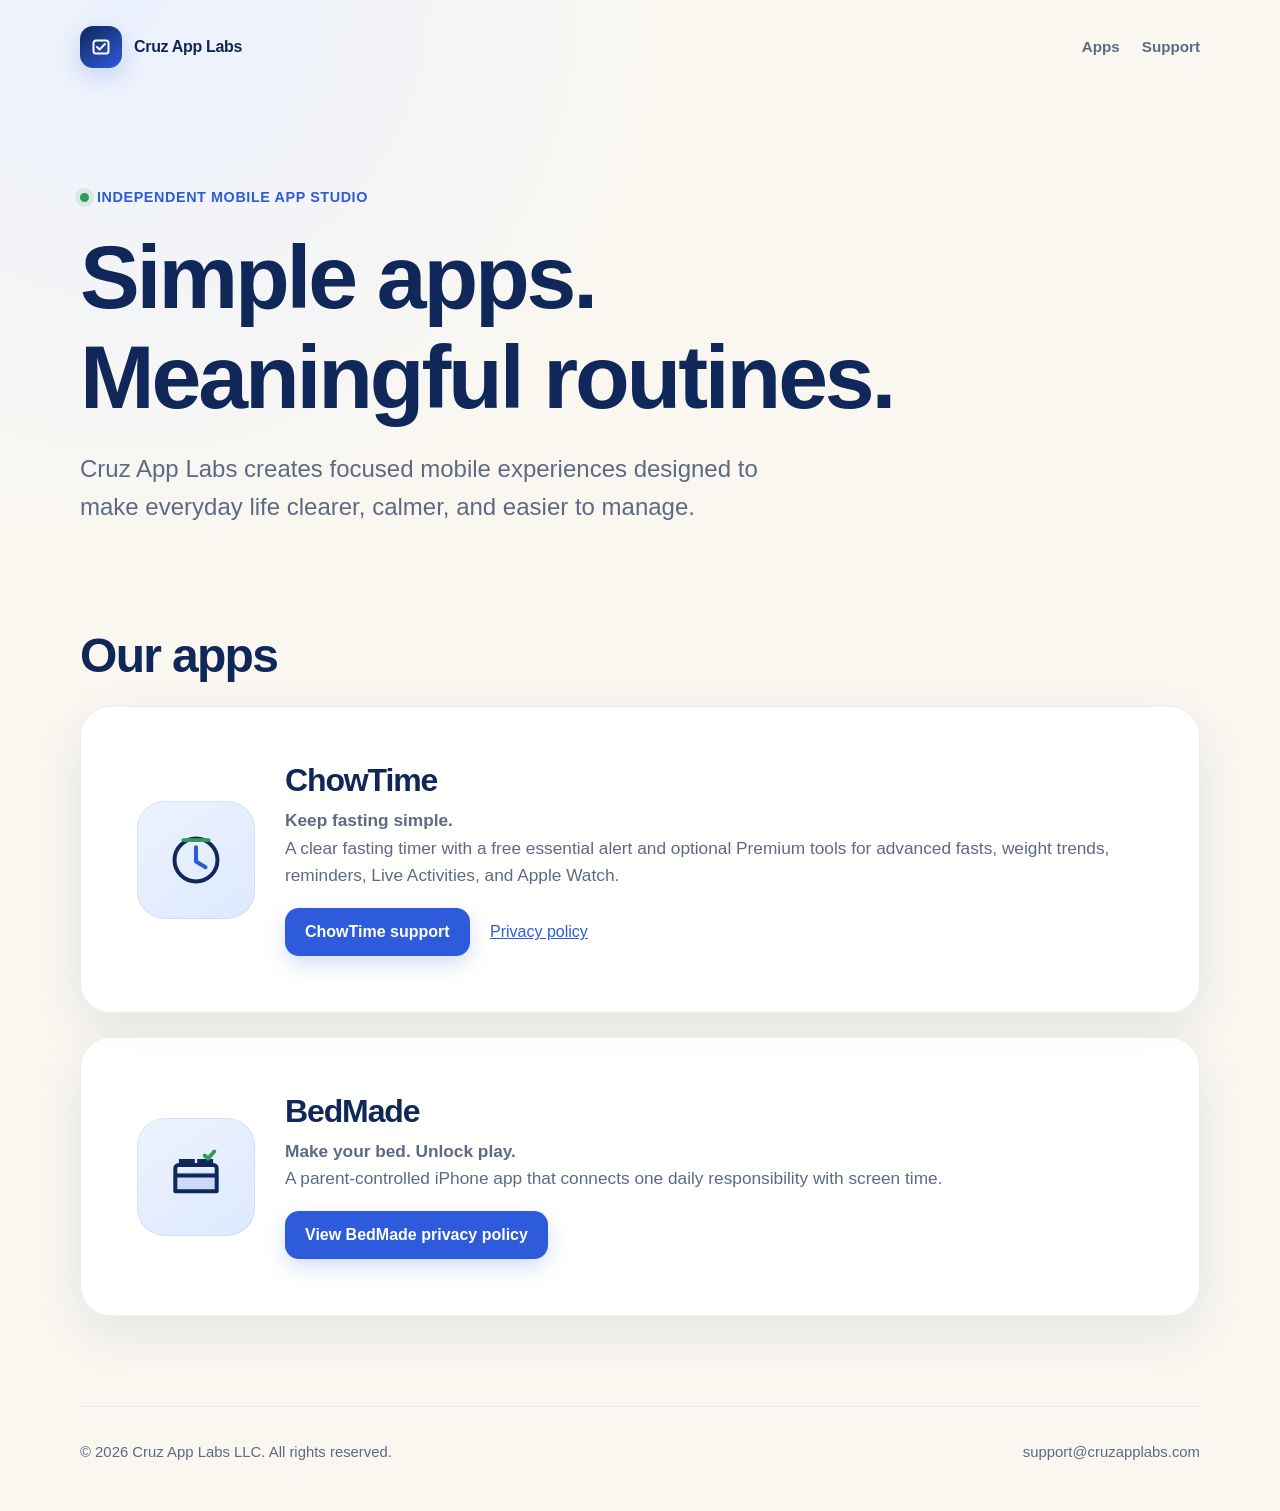
<file: index.html>
<!doctype html>
<html lang="en">
<head>
  <meta charset="utf-8">
  <meta name="viewport" content="width=device-width, initial-scale=1">
  <title>Cruz App Labs</title>
  <meta name="description" content="Cruz App Labs creates focused mobile apps that make everyday routines simpler.">
  <link rel="canonical" href="https://cruzapplabs.com/">
  <link rel="stylesheet" href="/styles.css">
</head>
<body>
  <header class="site-header">
    <a class="brand" href="/" aria-label="Cruz App Labs home">
      <span class="brand-mark" aria-hidden="true">
        <svg width="24" height="24" viewBox="0 0 24 24" fill="none">
          <path d="M7 5.5h10a2.5 2.5 0 0 1 2.5 2.5v8A2.5 2.5 0 0 1 17 18.5H7A2.5 2.5 0 0 1 4.5 16V8A2.5 2.5 0 0 1 7 5.5Z" stroke="currentColor" stroke-width="2"/>
          <path d="m8 12 2.5 2.5L16 9" stroke="currentColor" stroke-width="2" stroke-linecap="round" stroke-linejoin="round"/>
        </svg>
      </span>
      <span>Cruz App Labs</span>
    </a>
    <nav class="site-nav" aria-label="Primary navigation">
      <a href="#apps">Apps</a>
      <a href="mailto:support@cruzapplabs.com">Support</a>
    </nav>
  </header>

  <main>
    <section class="hero">
      <div class="eyebrow"><span class="eyebrow-dot"></span> Independent mobile app studio</div>
      <h1>Simple apps.<br>Meaningful routines.</h1>
      <p>Cruz App Labs creates focused mobile experiences designed to make everyday life clearer, calmer, and easier to manage.</p>
    </section>

    <section class="section" id="apps">
      <h2 class="section-heading">Our apps</h2>
      <article class="app-card" style="margin-bottom: 24px;">
        <div class="app-icon" aria-hidden="true">
          <svg width="70" height="70" viewBox="0 0 88 88" fill="none">
            <circle cx="44" cy="44" r="27" stroke="#10275A" stroke-width="5"/>
            <path d="M44 28v18l12 7" stroke="#2E5BDB" stroke-width="5" stroke-linecap="round" stroke-linejoin="round"/>
            <path d="M28 19h32" stroke="#2F9D58" stroke-width="5" stroke-linecap="round"/>
          </svg>
        </div>
        <div>
          <h3>ChowTime</h3>
          <p><strong>Keep fasting simple.</strong><br>A clear fasting timer with a free essential alert and optional Premium tools for advanced fasts, weight trends, reminders, Live Activities, and Apple Watch.</p>
          <a class="button" href="/chowtime/support/">ChowTime support</a>
          <a href="/chowtime/privacy/" style="display:inline-block; margin-left:16px;">Privacy policy</a>
        </div>
      </article>
      <article class="app-card">
        <div class="app-icon" aria-hidden="true">
          <svg width="70" height="70" viewBox="0 0 88 88" fill="none">
            <rect x="15" y="38" width="58" height="25" rx="8" fill="#2E5BDB" opacity=".14"/>
            <path d="M18 42h52v20H18V42Zm4-13h44a4 4 0 0 1 4 4v9H18v-9a4 4 0 0 1 4-4Z" stroke="#10275A" stroke-width="5" stroke-linejoin="round"/>
            <path d="M25 29v-5h15v5m8 0v-5h15v5" stroke="#10275A" stroke-width="5" stroke-linecap="round"/>
            <path d="m55 17 4 4 8-9" stroke="#2F9D58" stroke-width="5" stroke-linecap="round" stroke-linejoin="round"/>
          </svg>
        </div>
        <div>
          <h3>BedMade</h3>
          <p><strong>Make your bed. Unlock play.</strong><br>A parent-controlled iPhone app that connects one daily responsibility with screen time.</p>
          <a class="button" href="/bedmade/privacy/">View BedMade privacy policy</a>
        </div>
      </article>
    </section>
  </main>

  <footer class="site-footer">
    <span>© 2026 Cruz App Labs LLC. All rights reserved.</span>
    <span><a href="mailto:support@cruzapplabs.com">support@cruzapplabs.com</a></span>
  </footer>
</body>
</html>
</file>
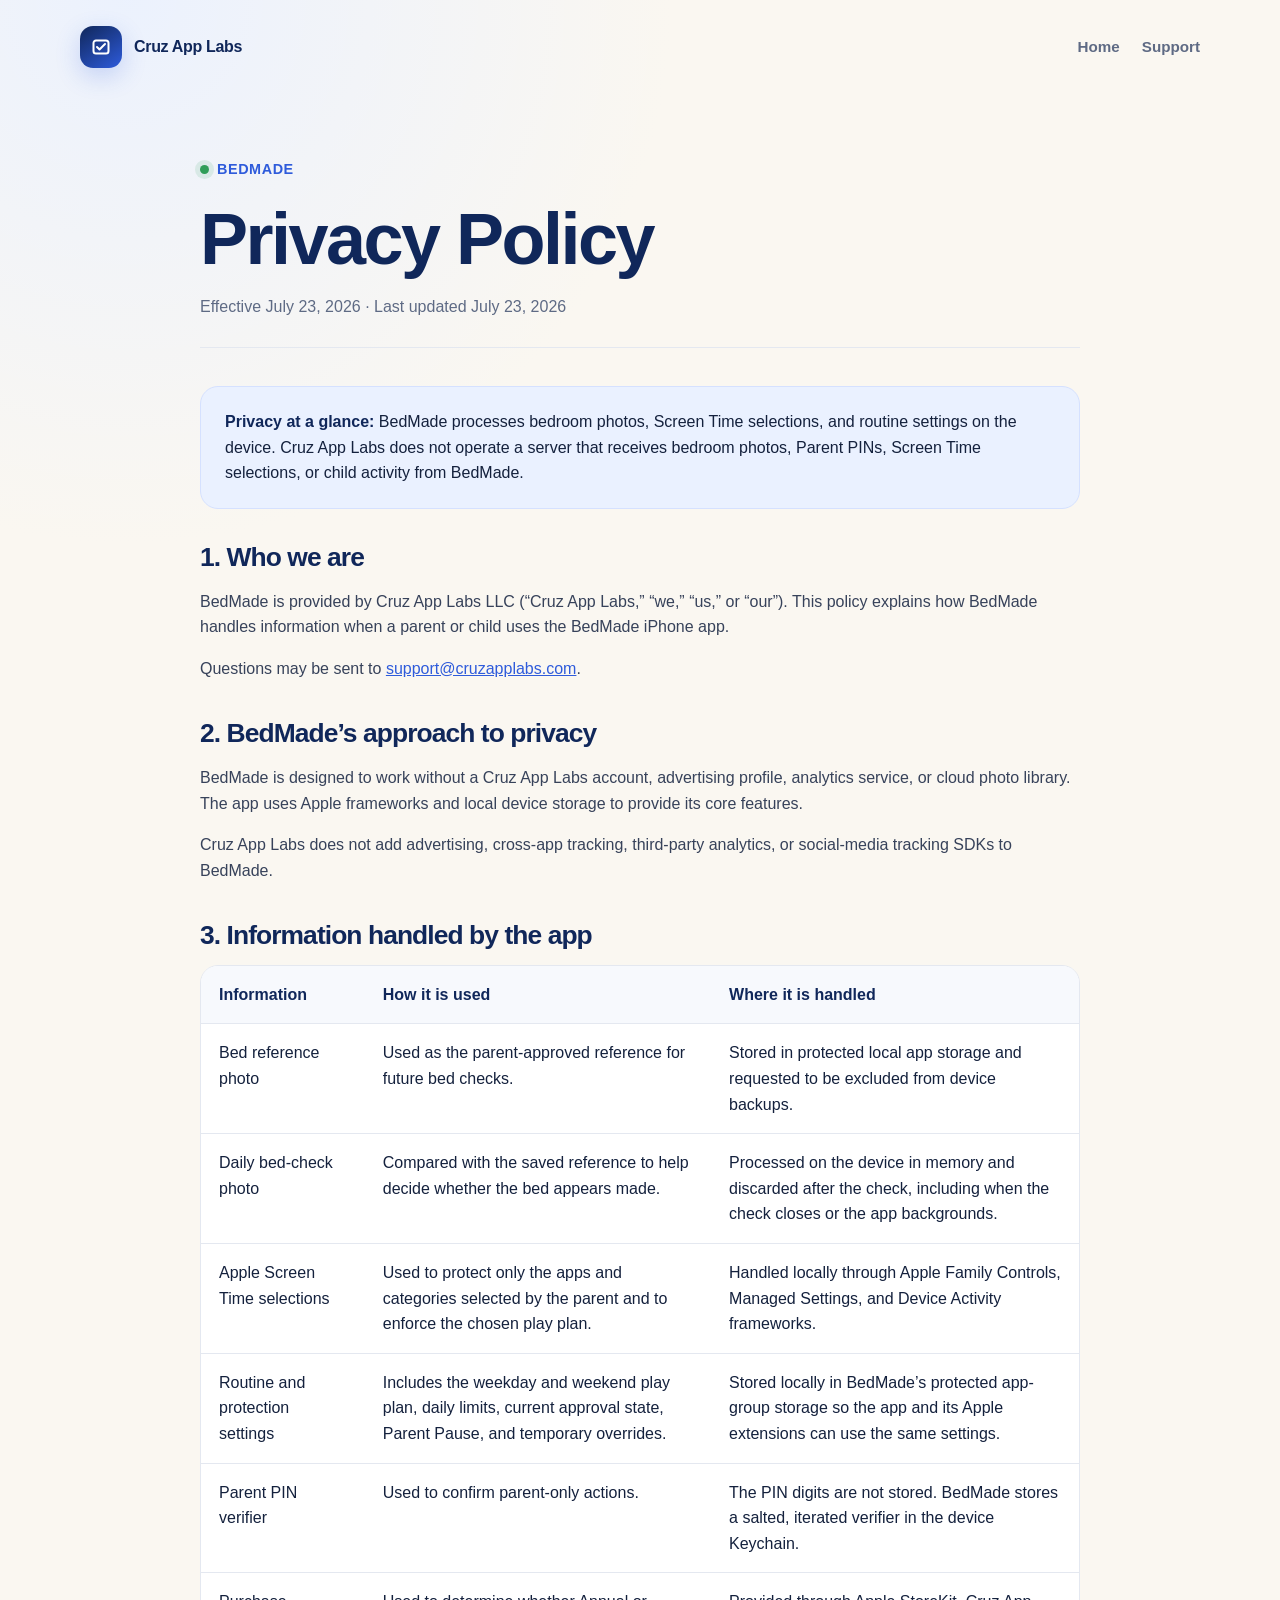
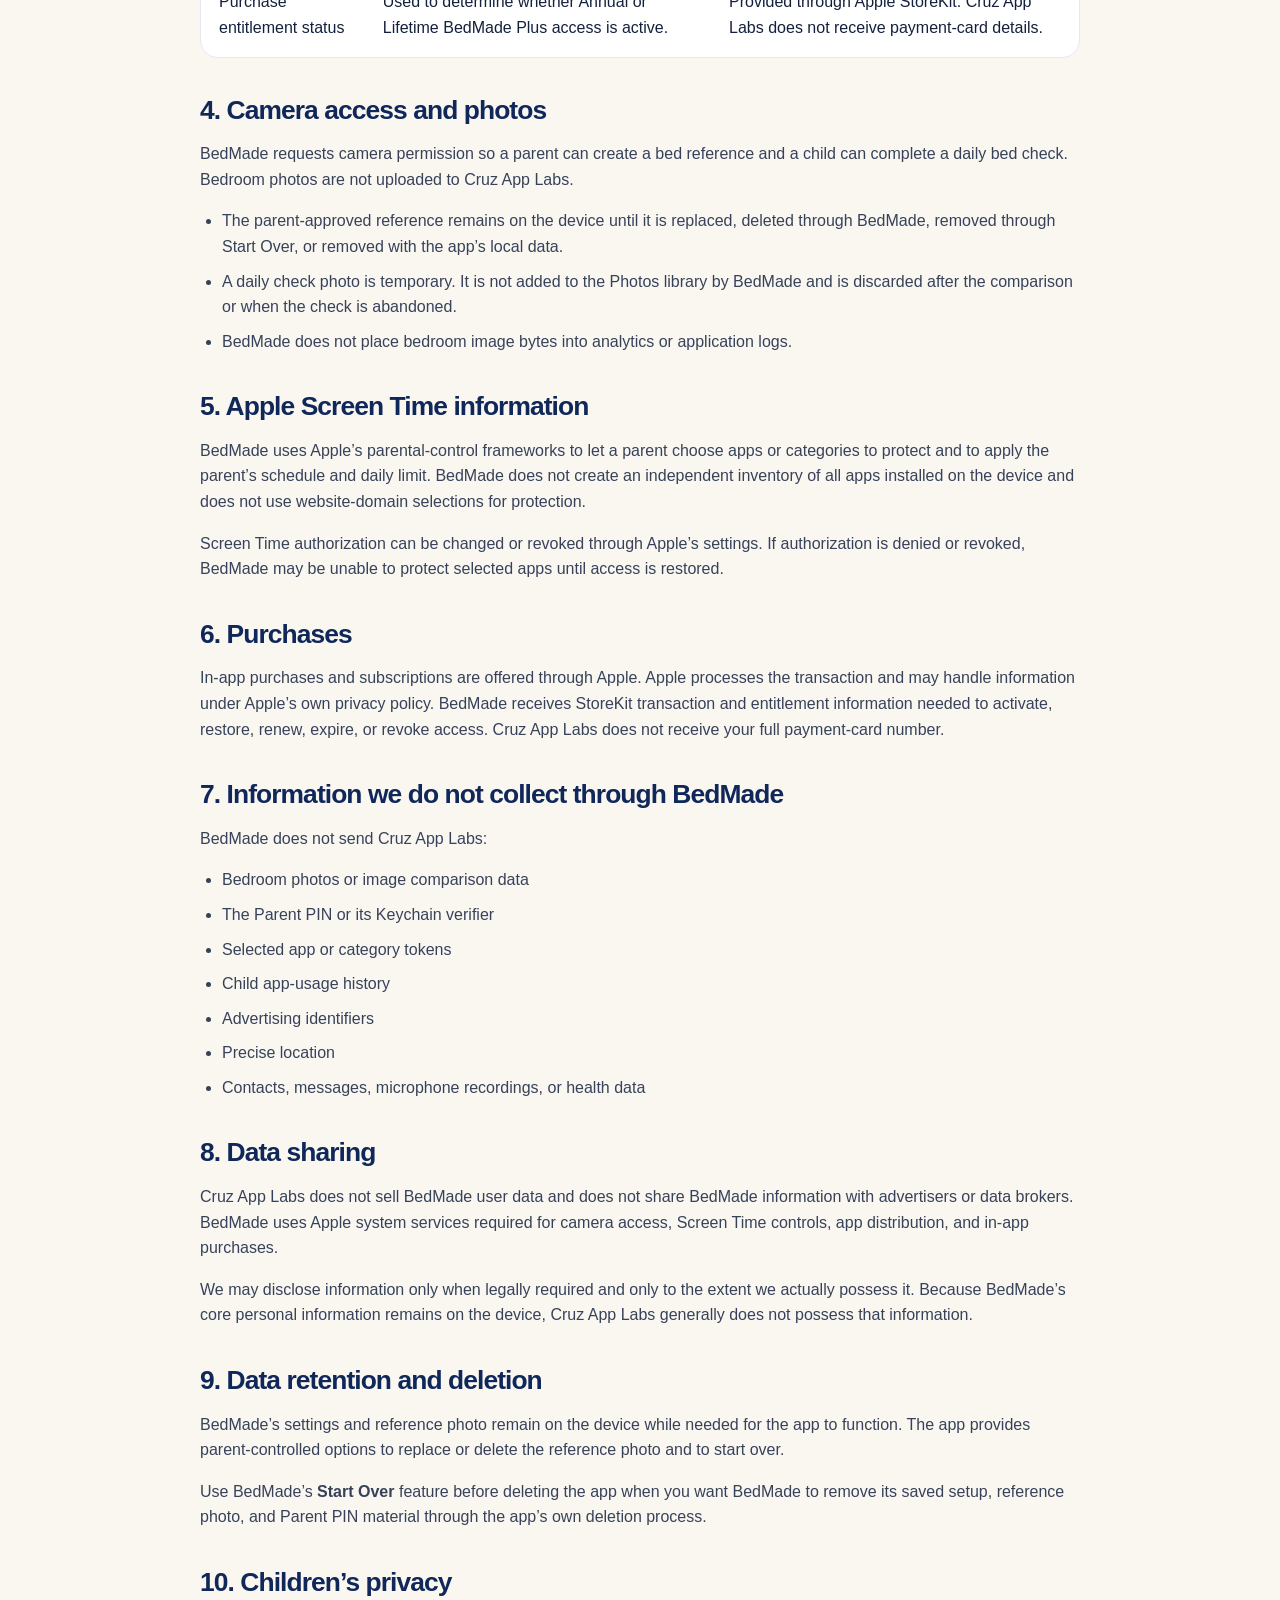
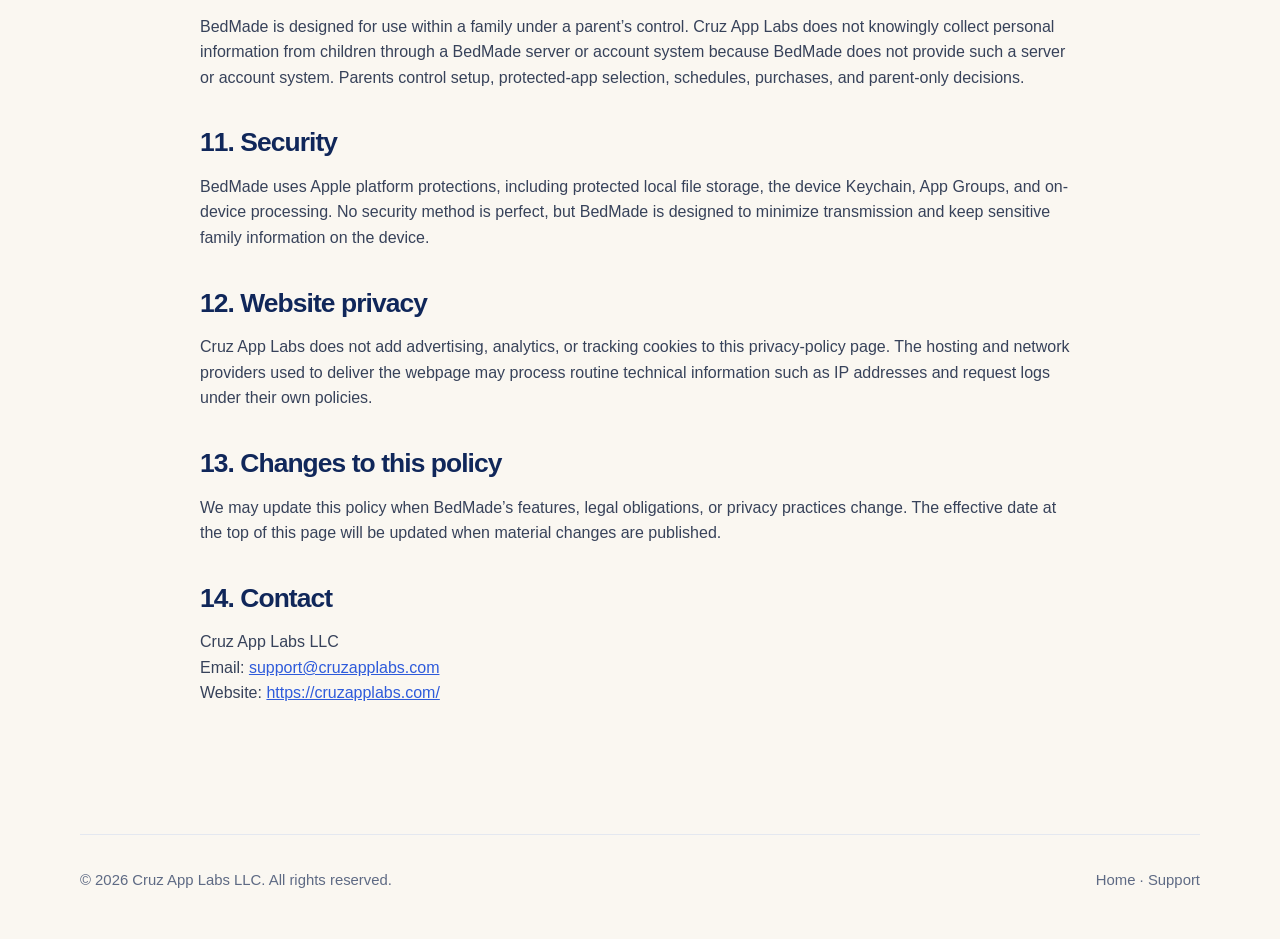
<file: bedmade/privacy/index.html>
<!doctype html>
<html lang="en">
<head>
  <meta charset="utf-8">
  <meta name="viewport" content="width=device-width, initial-scale=1">
  <title>BedMade Privacy Policy | Cruz App Labs</title>
  <meta name="description" content="Privacy Policy for the BedMade iPhone app by Cruz App Labs LLC.">
  <link rel="canonical" href="https://cruzapplabs.com/bedmade/privacy/">
  <link rel="stylesheet" href="/styles.css">
</head>
<body>
  <header class="site-header">
    <a class="brand" href="/" aria-label="Cruz App Labs home">
      <span class="brand-mark" aria-hidden="true">
        <svg width="24" height="24" viewBox="0 0 24 24" fill="none">
          <path d="M7 5.5h10a2.5 2.5 0 0 1 2.5 2.5v8A2.5 2.5 0 0 1 17 18.5H7A2.5 2.5 0 0 1 4.5 16V8A2.5 2.5 0 0 1 7 5.5Z" stroke="currentColor" stroke-width="2"/>
          <path d="m8 12 2.5 2.5L16 9" stroke="currentColor" stroke-width="2" stroke-linecap="round" stroke-linejoin="round"/>
        </svg>
      </span>
      <span>Cruz App Labs</span>
    </a>
    <nav class="site-nav" aria-label="Primary navigation">
      <a href="/">Home</a>
      <a href="mailto:support@cruzapplabs.com">Support</a>
    </nav>
  </header>

  <main class="legal-main">
    <header class="legal-header">
      <div class="eyebrow"><span class="eyebrow-dot"></span> BedMade</div>
      <h1>Privacy Policy</h1>
      <p>Effective July 23, 2026 · Last updated July 23, 2026</p>
    </header>

    <div class="notice">
      <strong>Privacy at a glance:</strong> BedMade processes bedroom photos, Screen Time selections, and routine settings on the device. Cruz App Labs does not operate a server that receives bedroom photos, Parent PINs, Screen Time selections, or child activity from BedMade.
    </div>

    <section class="policy-section">
      <h2>1. Who we are</h2>
      <p>BedMade is provided by Cruz App Labs LLC (“Cruz App Labs,” “we,” “us,” or “our”). This policy explains how BedMade handles information when a parent or child uses the BedMade iPhone app.</p>
      <p>Questions may be sent to <a href="mailto:support@cruzapplabs.com">support@cruzapplabs.com</a>.</p>
    </section>

    <section class="policy-section">
      <h2>2. BedMade’s approach to privacy</h2>
      <p>BedMade is designed to work without a Cruz App Labs account, advertising profile, analytics service, or cloud photo library. The app uses Apple frameworks and local device storage to provide its core features.</p>
      <p>Cruz App Labs does not add advertising, cross-app tracking, third-party analytics, or social-media tracking SDKs to BedMade.</p>
    </section>

    <section class="policy-section">
      <h2>3. Information handled by the app</h2>
      <div class="table-wrap">
        <table>
          <thead>
            <tr>
              <th>Information</th>
              <th>How it is used</th>
              <th>Where it is handled</th>
            </tr>
          </thead>
          <tbody>
            <tr>
              <td>Bed reference photo</td>
              <td>Used as the parent-approved reference for future bed checks.</td>
              <td>Stored in protected local app storage and requested to be excluded from device backups.</td>
            </tr>
            <tr>
              <td>Daily bed-check photo</td>
              <td>Compared with the saved reference to help decide whether the bed appears made.</td>
              <td>Processed on the device in memory and discarded after the check, including when the check closes or the app backgrounds.</td>
            </tr>
            <tr>
              <td>Apple Screen Time selections</td>
              <td>Used to protect only the apps and categories selected by the parent and to enforce the chosen play plan.</td>
              <td>Handled locally through Apple Family Controls, Managed Settings, and Device Activity frameworks.</td>
            </tr>
            <tr>
              <td>Routine and protection settings</td>
              <td>Includes the weekday and weekend play plan, daily limits, current approval state, Parent Pause, and temporary overrides.</td>
              <td>Stored locally in BedMade’s protected app-group storage so the app and its Apple extensions can use the same settings.</td>
            </tr>
            <tr>
              <td>Parent PIN verifier</td>
              <td>Used to confirm parent-only actions.</td>
              <td>The PIN digits are not stored. BedMade stores a salted, iterated verifier in the device Keychain.</td>
            </tr>
            <tr>
              <td>Purchase entitlement status</td>
              <td>Used to determine whether Annual or Lifetime BedMade Plus access is active.</td>
              <td>Provided through Apple StoreKit. Cruz App Labs does not receive payment-card details.</td>
            </tr>
          </tbody>
        </table>
      </div>
    </section>

    <section class="policy-section">
      <h2>4. Camera access and photos</h2>
      <p>BedMade requests camera permission so a parent can create a bed reference and a child can complete a daily bed check. Bedroom photos are not uploaded to Cruz App Labs.</p>
      <ul>
        <li>The parent-approved reference remains on the device until it is replaced, deleted through BedMade, removed through Start Over, or removed with the app’s local data.</li>
        <li>A daily check photo is temporary. It is not added to the Photos library by BedMade and is discarded after the comparison or when the check is abandoned.</li>
        <li>BedMade does not place bedroom image bytes into analytics or application logs.</li>
      </ul>
    </section>

    <section class="policy-section">
      <h2>5. Apple Screen Time information</h2>
      <p>BedMade uses Apple’s parental-control frameworks to let a parent choose apps or categories to protect and to apply the parent’s schedule and daily limit. BedMade does not create an independent inventory of all apps installed on the device and does not use website-domain selections for protection.</p>
      <p>Screen Time authorization can be changed or revoked through Apple’s settings. If authorization is denied or revoked, BedMade may be unable to protect selected apps until access is restored.</p>
    </section>

    <section class="policy-section">
      <h2>6. Purchases</h2>
      <p>In-app purchases and subscriptions are offered through Apple. Apple processes the transaction and may handle information under Apple’s own privacy policy. BedMade receives StoreKit transaction and entitlement information needed to activate, restore, renew, expire, or revoke access. Cruz App Labs does not receive your full payment-card number.</p>
    </section>

    <section class="policy-section">
      <h2>7. Information we do not collect through BedMade</h2>
      <p>BedMade does not send Cruz App Labs:</p>
      <ul>
        <li>Bedroom photos or image comparison data</li>
        <li>The Parent PIN or its Keychain verifier</li>
        <li>Selected app or category tokens</li>
        <li>Child app-usage history</li>
        <li>Advertising identifiers</li>
        <li>Precise location</li>
        <li>Contacts, messages, microphone recordings, or health data</li>
      </ul>
    </section>

    <section class="policy-section">
      <h2>8. Data sharing</h2>
      <p>Cruz App Labs does not sell BedMade user data and does not share BedMade information with advertisers or data brokers. BedMade uses Apple system services required for camera access, Screen Time controls, app distribution, and in-app purchases.</p>
      <p>We may disclose information only when legally required and only to the extent we actually possess it. Because BedMade’s core personal information remains on the device, Cruz App Labs generally does not possess that information.</p>
    </section>

    <section class="policy-section">
      <h2>9. Data retention and deletion</h2>
      <p>BedMade’s settings and reference photo remain on the device while needed for the app to function. The app provides parent-controlled options to replace or delete the reference photo and to start over.</p>
      <p>Use BedMade’s <strong>Start Over</strong> feature before deleting the app when you want BedMade to remove its saved setup, reference photo, and Parent PIN material through the app’s own deletion process.</p>
    </section>

    <section class="policy-section">
      <h2>10. Children’s privacy</h2>
      <p>BedMade is designed for use within a family under a parent’s control. Cruz App Labs does not knowingly collect personal information from children through a BedMade server or account system because BedMade does not provide such a server or account system. Parents control setup, protected-app selection, schedules, purchases, and parent-only decisions.</p>
    </section>

    <section class="policy-section">
      <h2>11. Security</h2>
      <p>BedMade uses Apple platform protections, including protected local file storage, the device Keychain, App Groups, and on-device processing. No security method is perfect, but BedMade is designed to minimize transmission and keep sensitive family information on the device.</p>
    </section>

    <section class="policy-section">
      <h2>12. Website privacy</h2>
      <p>Cruz App Labs does not add advertising, analytics, or tracking cookies to this privacy-policy page. The hosting and network providers used to deliver the webpage may process routine technical information such as IP addresses and request logs under their own policies.</p>
    </section>

    <section class="policy-section">
      <h2>13. Changes to this policy</h2>
      <p>We may update this policy when BedMade’s features, legal obligations, or privacy practices change. The effective date at the top of this page will be updated when material changes are published.</p>
    </section>

    <section class="policy-section">
      <h2>14. Contact</h2>
      <p>Cruz App Labs LLC<br>
      Email: <a href="mailto:support@cruzapplabs.com">support@cruzapplabs.com</a><br>
      Website: <a href="https://cruzapplabs.com/">https://cruzapplabs.com/</a></p>
    </section>
  </main>

  <footer class="site-footer">
    <span>© 2026 Cruz App Labs LLC. All rights reserved.</span>
    <span><a href="/">Home</a> · <a href="mailto:support@cruzapplabs.com">Support</a></span>
  </footer>
</body>
</html>
</file>
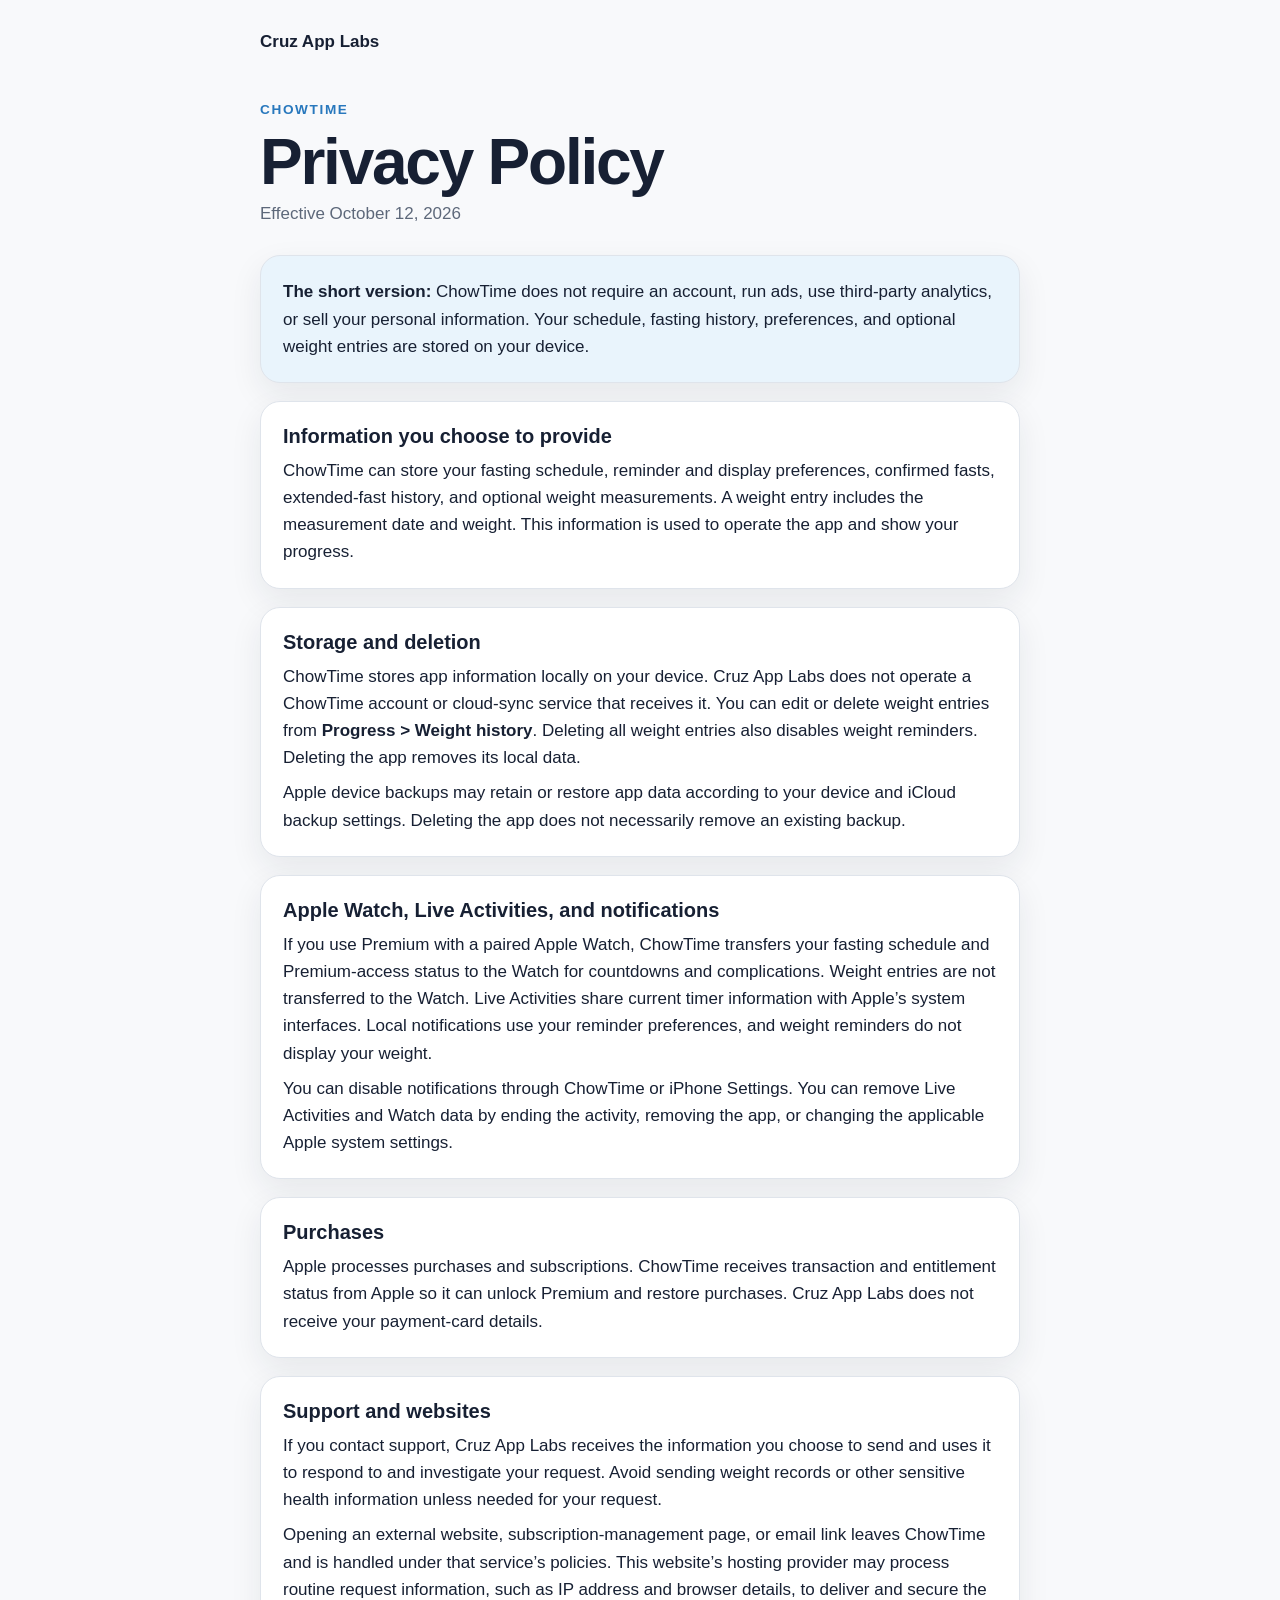
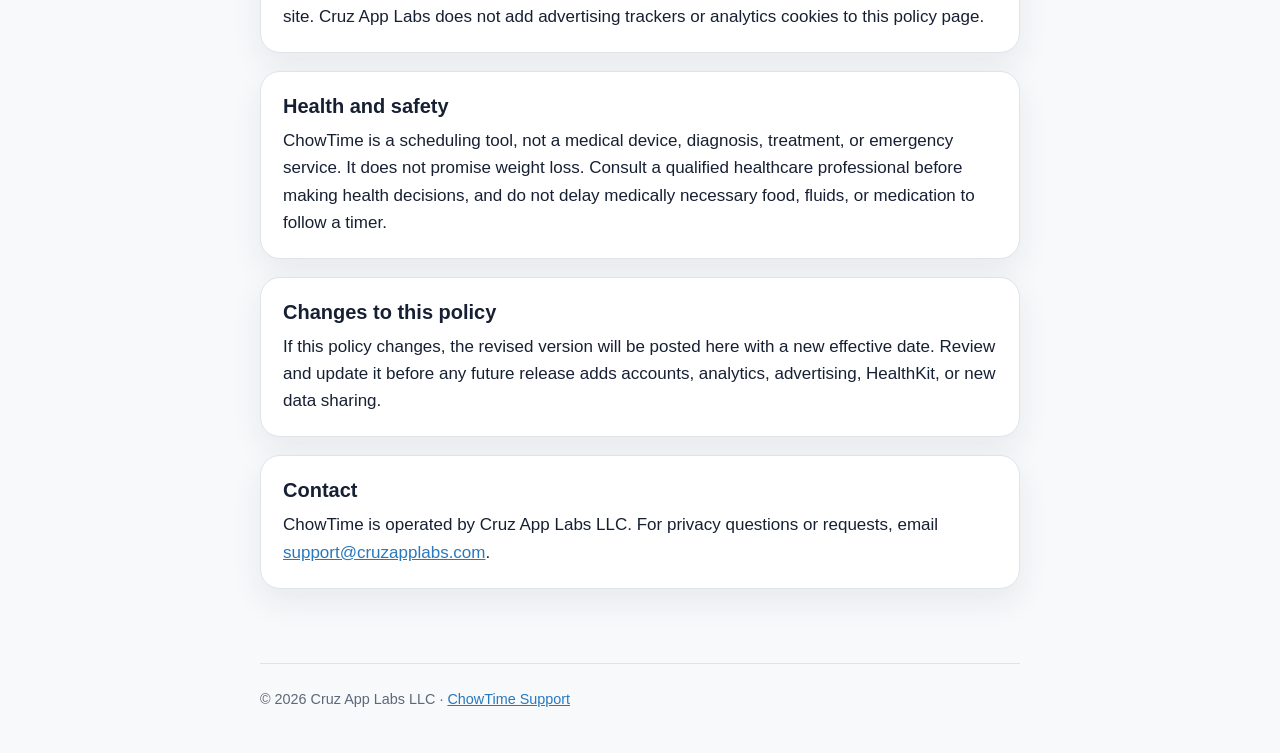
<file: chowtime/privacy/index.html>
<!doctype html>
<html lang="en">
<head>
  <meta charset="utf-8">
  <meta name="viewport" content="width=device-width, initial-scale=1">
  <meta name="color-scheme" content="light dark">
  <meta name="description" content="Privacy Policy for the ChowTime iPhone and Apple Watch app by Cruz App Labs LLC.">
  <title>ChowTime Privacy Policy | Cruz App Labs</title>
  <style>
    :root { color-scheme: light dark; --background:#f8f9fb; --surface:#fff; --text:#172033; --muted:#5d687a; --line:#dfe4eb; --accent:#2878bd; --accent-soft:#e9f4fc; --shadow:0 12px 32px rgba(23,32,51,.08); }
    @media (prefers-color-scheme: dark) { :root { --background:#0d1723; --surface:#172535; --text:#f4f7fb; --muted:#b3bed0; --line:#314255; --accent:#72baf3; --accent-soft:#193955; --shadow:none; } }
    * { box-sizing:border-box; } body { margin:0; background:var(--background); color:var(--text); font-family:-apple-system,BlinkMacSystemFont,"Segoe UI",sans-serif; font-size:17px; line-height:1.6; }
    a { color:var(--accent); } .site-header,main,footer { width:min(760px,calc(100% - 40px)); margin-inline:auto; } .site-header { padding:28px 0 12px; } .brand { color:var(--text); font-weight:750; text-decoration:none; }
    main { padding:32px 0 56px; } .eyebrow { color:var(--accent); font-size:.85rem; font-weight:750; letter-spacing:.12em; text-transform:uppercase; } h1 { margin:8px 0 4px; font-size:clamp(2.2rem,9vw,4rem); line-height:1.05; letter-spacing:-.035em; }
    .updated { color:var(--muted); margin:0 0 28px; } .notice,section { background:var(--surface); border:1px solid var(--line); border-radius:20px; box-shadow:var(--shadow); margin:18px 0; padding:22px; } .notice { background:var(--accent-soft); }
    h2 { font-size:1.25rem; line-height:1.25; margin:0 0 8px; } p,ul { margin:8px 0 0; } li + li { margin-top:7px; } footer { border-top:1px solid var(--line); color:var(--muted); padding:24px 0 42px; font-size:.9rem; }
  </style>
</head>
<body>
  <header class="site-header"><a class="brand" href="/">Cruz App Labs</a></header>
  <main>
    <div class="eyebrow">ChowTime</div>
    <h1>Privacy Policy</h1>
    <p class="updated">Effective October 12, 2026</p>

    <div class="notice"><strong>The short version:</strong> ChowTime does not require an account, run ads, use third-party analytics, or sell your personal information. Your schedule, fasting history, preferences, and optional weight entries are stored on your device.</div>

    <section>
      <h2>Information you choose to provide</h2>
      <p>ChowTime can store your fasting schedule, reminder and display preferences, confirmed fasts, extended-fast history, and optional weight measurements. A weight entry includes the measurement date and weight. This information is used to operate the app and show your progress.</p>
    </section>

    <section>
      <h2>Storage and deletion</h2>
      <p>ChowTime stores app information locally on your device. Cruz App Labs does not operate a ChowTime account or cloud-sync service that receives it. You can edit or delete weight entries from <strong>Progress &gt; Weight history</strong>. Deleting all weight entries also disables weight reminders. Deleting the app removes its local data.</p>
      <p>Apple device backups may retain or restore app data according to your device and iCloud backup settings. Deleting the app does not necessarily remove an existing backup.</p>
    </section>

    <section>
      <h2>Apple Watch, Live Activities, and notifications</h2>
      <p>If you use Premium with a paired Apple Watch, ChowTime transfers your fasting schedule and Premium-access status to the Watch for countdowns and complications. Weight entries are not transferred to the Watch. Live Activities share current timer information with Apple’s system interfaces. Local notifications use your reminder preferences, and weight reminders do not display your weight.</p>
      <p>You can disable notifications through ChowTime or iPhone Settings. You can remove Live Activities and Watch data by ending the activity, removing the app, or changing the applicable Apple system settings.</p>
    </section>

    <section>
      <h2>Purchases</h2>
      <p>Apple processes purchases and subscriptions. ChowTime receives transaction and entitlement status from Apple so it can unlock Premium and restore purchases. Cruz App Labs does not receive your payment-card details.</p>
    </section>

    <section>
      <h2>Support and websites</h2>
      <p>If you contact support, Cruz App Labs receives the information you choose to send and uses it to respond to and investigate your request. Avoid sending weight records or other sensitive health information unless needed for your request.</p>
      <p>Opening an external website, subscription-management page, or email link leaves ChowTime and is handled under that service’s policies. This website’s hosting provider may process routine request information, such as IP address and browser details, to deliver and secure the site. Cruz App Labs does not add advertising trackers or analytics cookies to this policy page.</p>
    </section>

    <section>
      <h2>Health and safety</h2>
      <p>ChowTime is a scheduling tool, not a medical device, diagnosis, treatment, or emergency service. It does not promise weight loss. Consult a qualified healthcare professional before making health decisions, and do not delay medically necessary food, fluids, or medication to follow a timer.</p>
    </section>

    <section>
      <h2>Changes to this policy</h2>
      <p>If this policy changes, the revised version will be posted here with a new effective date. Review and update it before any future release adds accounts, analytics, advertising, HealthKit, or new data sharing.</p>
    </section>

    <section>
      <h2>Contact</h2>
      <p>ChowTime is operated by Cruz App Labs LLC. For privacy questions or requests, email <a href="mailto:support@cruzapplabs.com">support@cruzapplabs.com</a>.</p>
    </section>
  </main>
  <footer><div>© 2026 Cruz App Labs LLC · <a href="/chowtime/support/">ChowTime Support</a></div></footer>
</body>
</html>
</file>
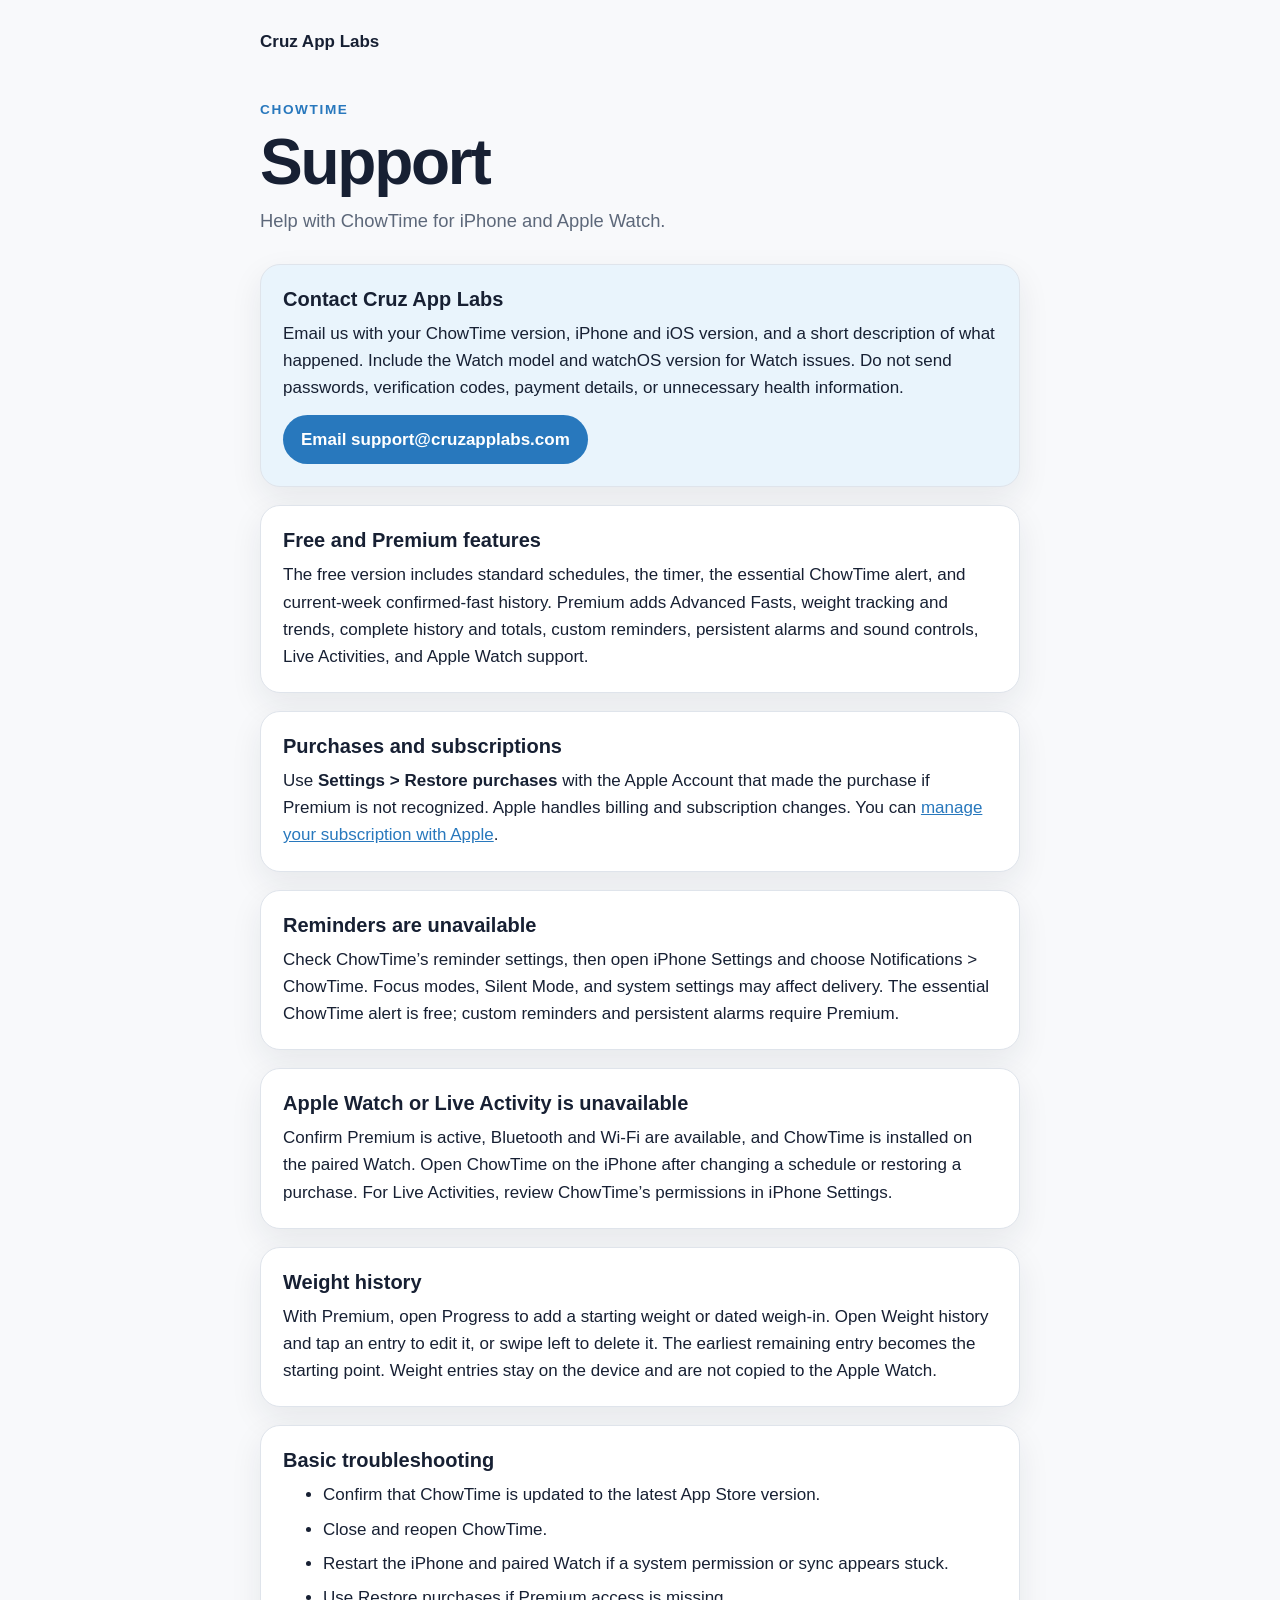
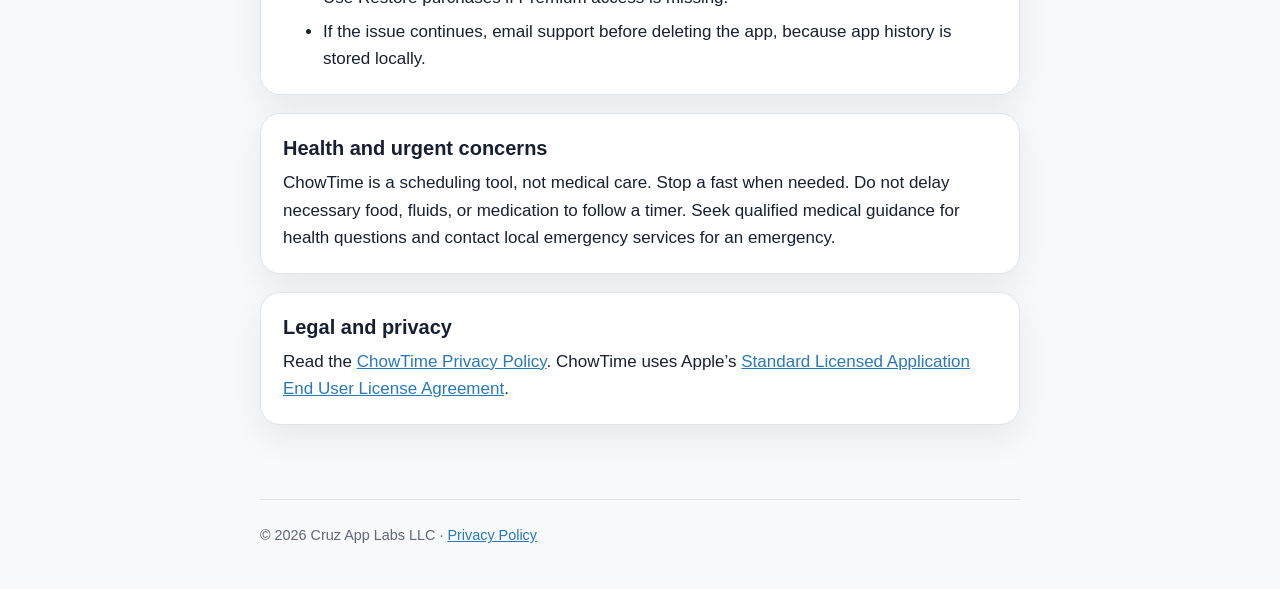
<file: chowtime/support/index.html>
<!doctype html>
<html lang="en">
<head>
  <meta charset="utf-8">
  <meta name="viewport" content="width=device-width, initial-scale=1">
  <meta name="color-scheme" content="light dark">
  <meta name="description" content="Support for the ChowTime iPhone and Apple Watch app by Cruz App Labs LLC.">
  <title>ChowTime Support | Cruz App Labs</title>
  <style>
    :root { color-scheme:light dark; --background:#f8f9fb; --surface:#fff; --text:#172033; --muted:#5d687a; --line:#dfe4eb; --accent:#2878bd; --accent-soft:#e9f4fc; --shadow:0 12px 32px rgba(23,32,51,.08); }
    @media (prefers-color-scheme:dark) { :root { --background:#0d1723; --surface:#172535; --text:#f4f7fb; --muted:#b3bed0; --line:#314255; --accent:#72baf3; --accent-soft:#193955; --shadow:none; } }
    * { box-sizing:border-box; } body { margin:0; background:var(--background); color:var(--text); font-family:-apple-system,BlinkMacSystemFont,"Segoe UI",sans-serif; font-size:17px; line-height:1.6; }
    a { color:var(--accent); } .site-header,main,footer { width:min(760px,calc(100% - 40px)); margin-inline:auto; } .site-header { padding:28px 0 12px; } .brand { color:var(--text); font-weight:750; text-decoration:none; }
    main { padding:32px 0 56px; } .eyebrow { color:var(--accent); font-size:.85rem; font-weight:750; letter-spacing:.12em; text-transform:uppercase; } h1 { margin:8px 0 4px; font-size:clamp(2.2rem,9vw,4rem); line-height:1.05; letter-spacing:-.035em; } .lede { color:var(--muted); font-size:1.15rem; margin:10px 0 28px; }
    .contact,section { background:var(--surface); border:1px solid var(--line); border-radius:20px; box-shadow:var(--shadow); margin:18px 0; padding:22px; } .contact { background:var(--accent-soft); } .button { display:inline-block; background:var(--accent); border-radius:999px; color:#fff; font-weight:700; margin-top:14px; padding:11px 18px; text-decoration:none; }
    h2 { font-size:1.25rem; line-height:1.25; margin:0 0 8px; } p,ul { margin:8px 0 0; } li + li { margin-top:7px; } footer { border-top:1px solid var(--line); color:var(--muted); padding:24px 0 42px; font-size:.9rem; }
  </style>
</head>
<body>
  <header class="site-header"><a class="brand" href="/">Cruz App Labs</a></header>
  <main>
    <div class="eyebrow">ChowTime</div>
    <h1>Support</h1>
    <p class="lede">Help with ChowTime for iPhone and Apple Watch.</p>

    <div class="contact">
      <h2>Contact Cruz App Labs</h2>
      <p>Email us with your ChowTime version, iPhone and iOS version, and a short description of what happened. Include the Watch model and watchOS version for Watch issues. Do not send passwords, verification codes, payment details, or unnecessary health information.</p>
      <a class="button" href="mailto:support@cruzapplabs.com?subject=ChowTime%20Support">Email support@cruzapplabs.com</a>
    </div>

    <section>
      <h2>Free and Premium features</h2>
      <p>The free version includes standard schedules, the timer, the essential ChowTime alert, and current-week confirmed-fast history. Premium adds Advanced Fasts, weight tracking and trends, complete history and totals, custom reminders, persistent alarms and sound controls, Live Activities, and Apple Watch support.</p>
    </section>

    <section>
      <h2>Purchases and subscriptions</h2>
      <p>Use <strong>Settings &gt; Restore purchases</strong> with the Apple Account that made the purchase if Premium is not recognized. Apple handles billing and subscription changes. You can <a href="https://apps.apple.com/account/subscriptions">manage your subscription with Apple</a>.</p>
    </section>

    <section>
      <h2>Reminders are unavailable</h2>
      <p>Check ChowTime’s reminder settings, then open iPhone Settings and choose Notifications &gt; ChowTime. Focus modes, Silent Mode, and system settings may affect delivery. The essential ChowTime alert is free; custom reminders and persistent alarms require Premium.</p>
    </section>

    <section>
      <h2>Apple Watch or Live Activity is unavailable</h2>
      <p>Confirm Premium is active, Bluetooth and Wi-Fi are available, and ChowTime is installed on the paired Watch. Open ChowTime on the iPhone after changing a schedule or restoring a purchase. For Live Activities, review ChowTime’s permissions in iPhone Settings.</p>
    </section>

    <section>
      <h2>Weight history</h2>
      <p>With Premium, open Progress to add a starting weight or dated weigh-in. Open Weight history and tap an entry to edit it, or swipe left to delete it. The earliest remaining entry becomes the starting point. Weight entries stay on the device and are not copied to the Apple Watch.</p>
    </section>

    <section>
      <h2>Basic troubleshooting</h2>
      <ul>
        <li>Confirm that ChowTime is updated to the latest App Store version.</li>
        <li>Close and reopen ChowTime.</li>
        <li>Restart the iPhone and paired Watch if a system permission or sync appears stuck.</li>
        <li>Use Restore purchases if Premium access is missing.</li>
        <li>If the issue continues, email support before deleting the app, because app history is stored locally.</li>
      </ul>
    </section>

    <section>
      <h2>Health and urgent concerns</h2>
      <p>ChowTime is a scheduling tool, not medical care. Stop a fast when needed. Do not delay necessary food, fluids, or medication to follow a timer. Seek qualified medical guidance for health questions and contact local emergency services for an emergency.</p>
    </section>

    <section>
      <h2>Legal and privacy</h2>
      <p>Read the <a href="/chowtime/privacy/">ChowTime Privacy Policy</a>. ChowTime uses Apple’s <a href="https://www.apple.com/legal/internet-services/itunes/dev/stdeula/">Standard Licensed Application End User License Agreement</a>.</p>
    </section>
  </main>
  <footer><div>© 2026 Cruz App Labs LLC · <a href="/chowtime/privacy/">Privacy Policy</a></div></footer>
</body>
</html>
</file>
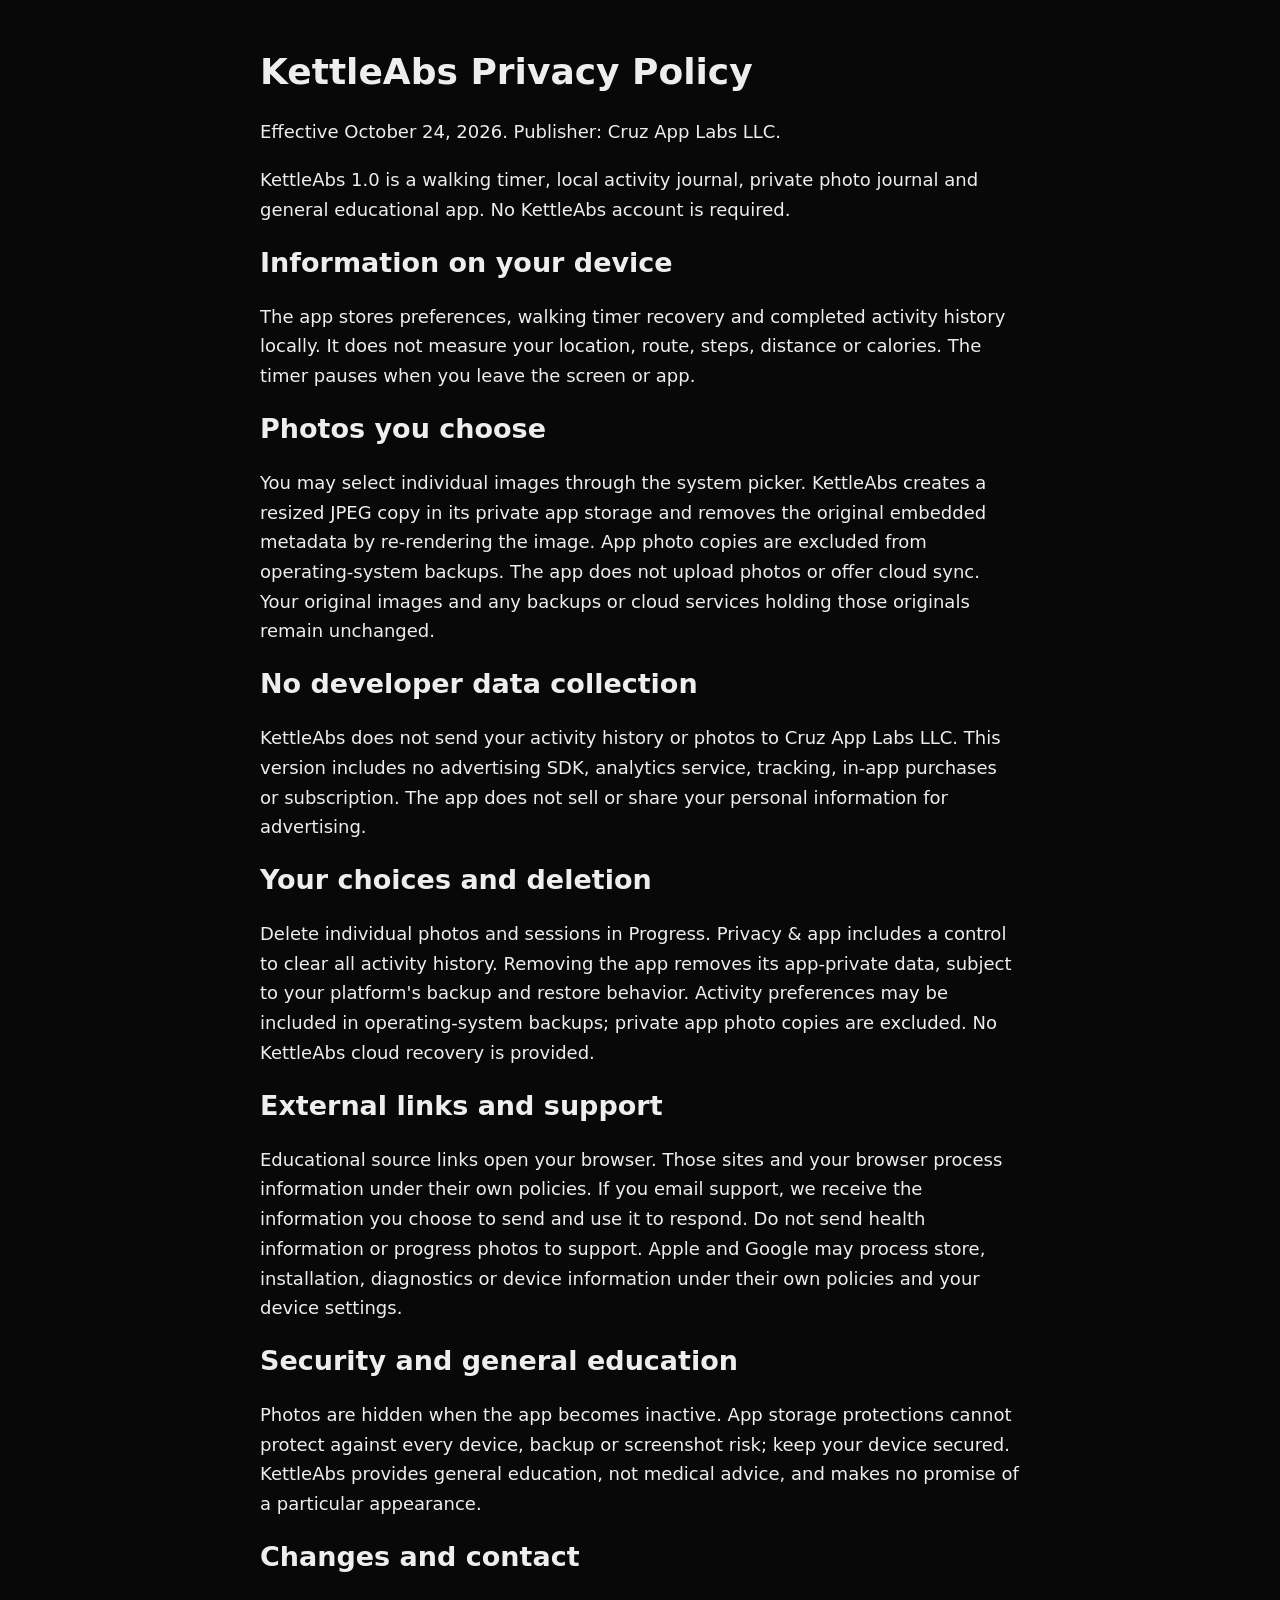
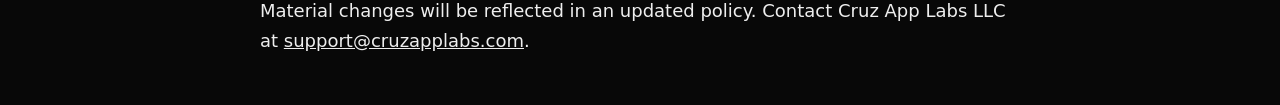
<file: kettleabs/privacy/index.html>
<!doctype html><html lang="en"><meta charset="utf-8"><meta name="viewport" content="width=device-width,initial-scale=1"><title>KettleAbs Privacy Policy — Cruz App Labs LLC</title><style>body{max-width:760px;margin:50px auto;padding:0 24px;background:#080808;color:#eee;font:18px/1.65 system-ui}h1,h2{line-height:1.2}a{color:#eee}</style><main><h1>KettleAbs Privacy Policy</h1><p>Effective October 24, 2026. Publisher: Cruz App Labs LLC.</p><p>KettleAbs 1.0 is a walking timer, local activity journal, private photo journal and general educational app. No KettleAbs account is required.</p><h2>Information on your device</h2><p>The app stores preferences, walking timer recovery and completed activity history locally. It does not measure your location, route, steps, distance or calories. The timer pauses when you leave the screen or app.</p><h2>Photos you choose</h2><p>You may select individual images through the system picker. KettleAbs creates a resized JPEG copy in its private app storage and removes the original embedded metadata by re-rendering the image. App photo copies are excluded from operating-system backups. The app does not upload photos or offer cloud sync. Your original images and any backups or cloud services holding those originals remain unchanged.</p><h2>No developer data collection</h2><p>KettleAbs does not send your activity history or photos to Cruz App Labs LLC. This version includes no advertising SDK, analytics service, tracking, in-app purchases or subscription. The app does not sell or share your personal information for advertising.</p><h2>Your choices and deletion</h2><p>Delete individual photos and sessions in Progress. Privacy &amp; app includes a control to clear all activity history. Removing the app removes its app-private data, subject to your platform's backup and restore behavior. Activity preferences may be included in operating-system backups; private app photo copies are excluded. No KettleAbs cloud recovery is provided.</p><h2>External links and support</h2><p>Educational source links open your browser. Those sites and your browser process information under their own policies. If you email support, we receive the information you choose to send and use it to respond. Do not send health information or progress photos to support. Apple and Google may process store, installation, diagnostics or device information under their own policies and your device settings.</p><h2>Security and general education</h2><p>Photos are hidden when the app becomes inactive. App storage protections cannot protect against every device, backup or screenshot risk; keep your device secured. KettleAbs provides general education, not medical advice, and makes no promise of a particular appearance.</p><h2>Changes and contact</h2><p>Material changes will be reflected in an updated policy. Contact Cruz App Labs LLC at <a href="mailto:support@cruzapplabs.com">support@cruzapplabs.com</a>.</p></main></html>
</file>
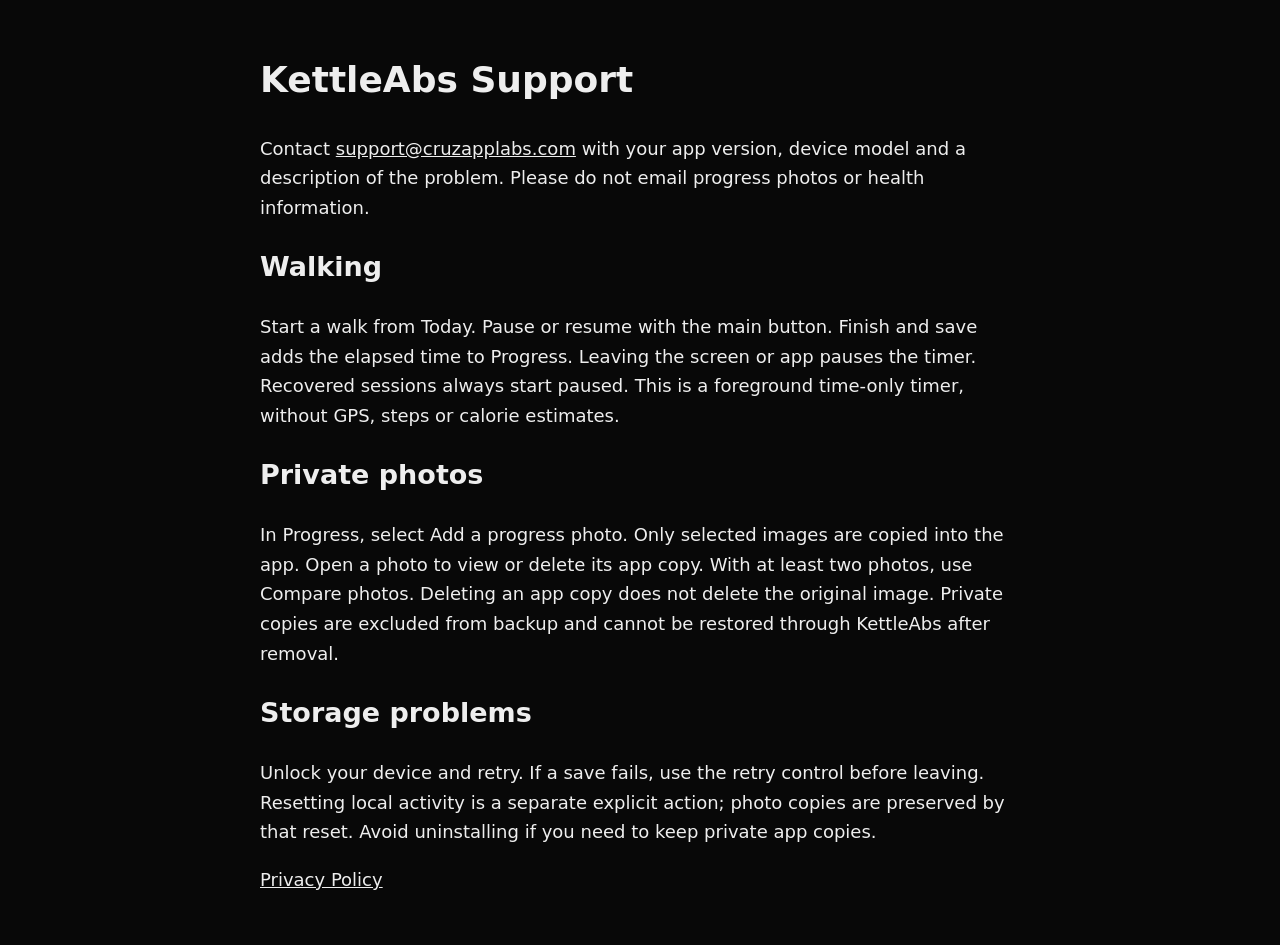
<file: kettleabs/support/index.html>
<!doctype html><html lang="en"><meta charset="utf-8"><meta name="viewport" content="width=device-width,initial-scale=1"><title>KettleAbs Support — Cruz App Labs LLC</title><style>body{max-width:760px;margin:50px auto;padding:0 24px;background:#080808;color:#eee;font:18px/1.65 system-ui}a{color:#eee}</style><main><h1>KettleAbs Support</h1><p>Contact <a href="mailto:support@cruzapplabs.com">support@cruzapplabs.com</a> with your app version, device model and a description of the problem. Please do not email progress photos or health information.</p><h2>Walking</h2><p>Start a walk from Today. Pause or resume with the main button. Finish and save adds the elapsed time to Progress. Leaving the screen or app pauses the timer. Recovered sessions always start paused. This is a foreground time-only timer, without GPS, steps or calorie estimates.</p><h2>Private photos</h2><p>In Progress, select Add a progress photo. Only selected images are copied into the app. Open a photo to view or delete its app copy. With at least two photos, use Compare photos. Deleting an app copy does not delete the original image. Private copies are excluded from backup and cannot be restored through KettleAbs after removal.</p><h2>Storage problems</h2><p>Unlock your device and retry. If a save fails, use the retry control before leaving. Resetting local activity is a separate explicit action; photo copies are preserved by that reset. Avoid uninstalling if you need to keep private app copies.</p><p><a href="../privacy/">Privacy Policy</a></p></main></html>
</file>
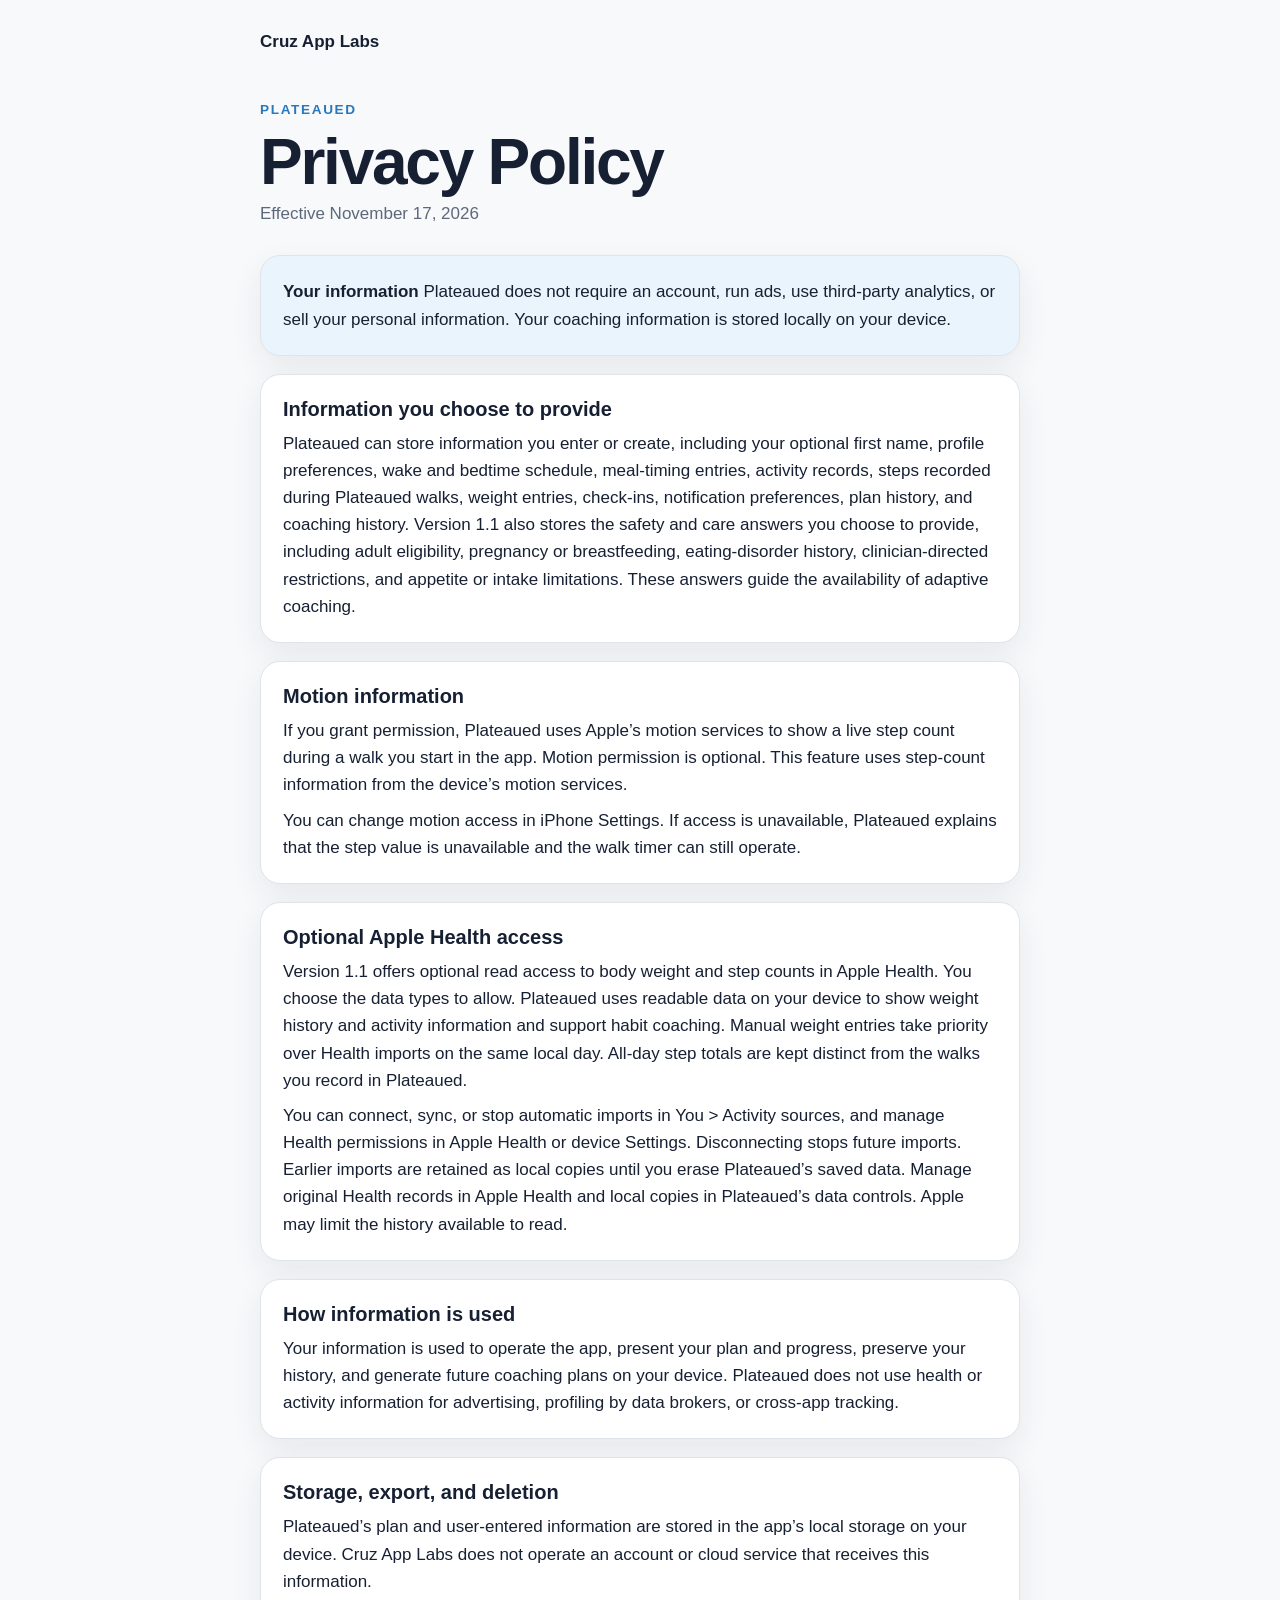
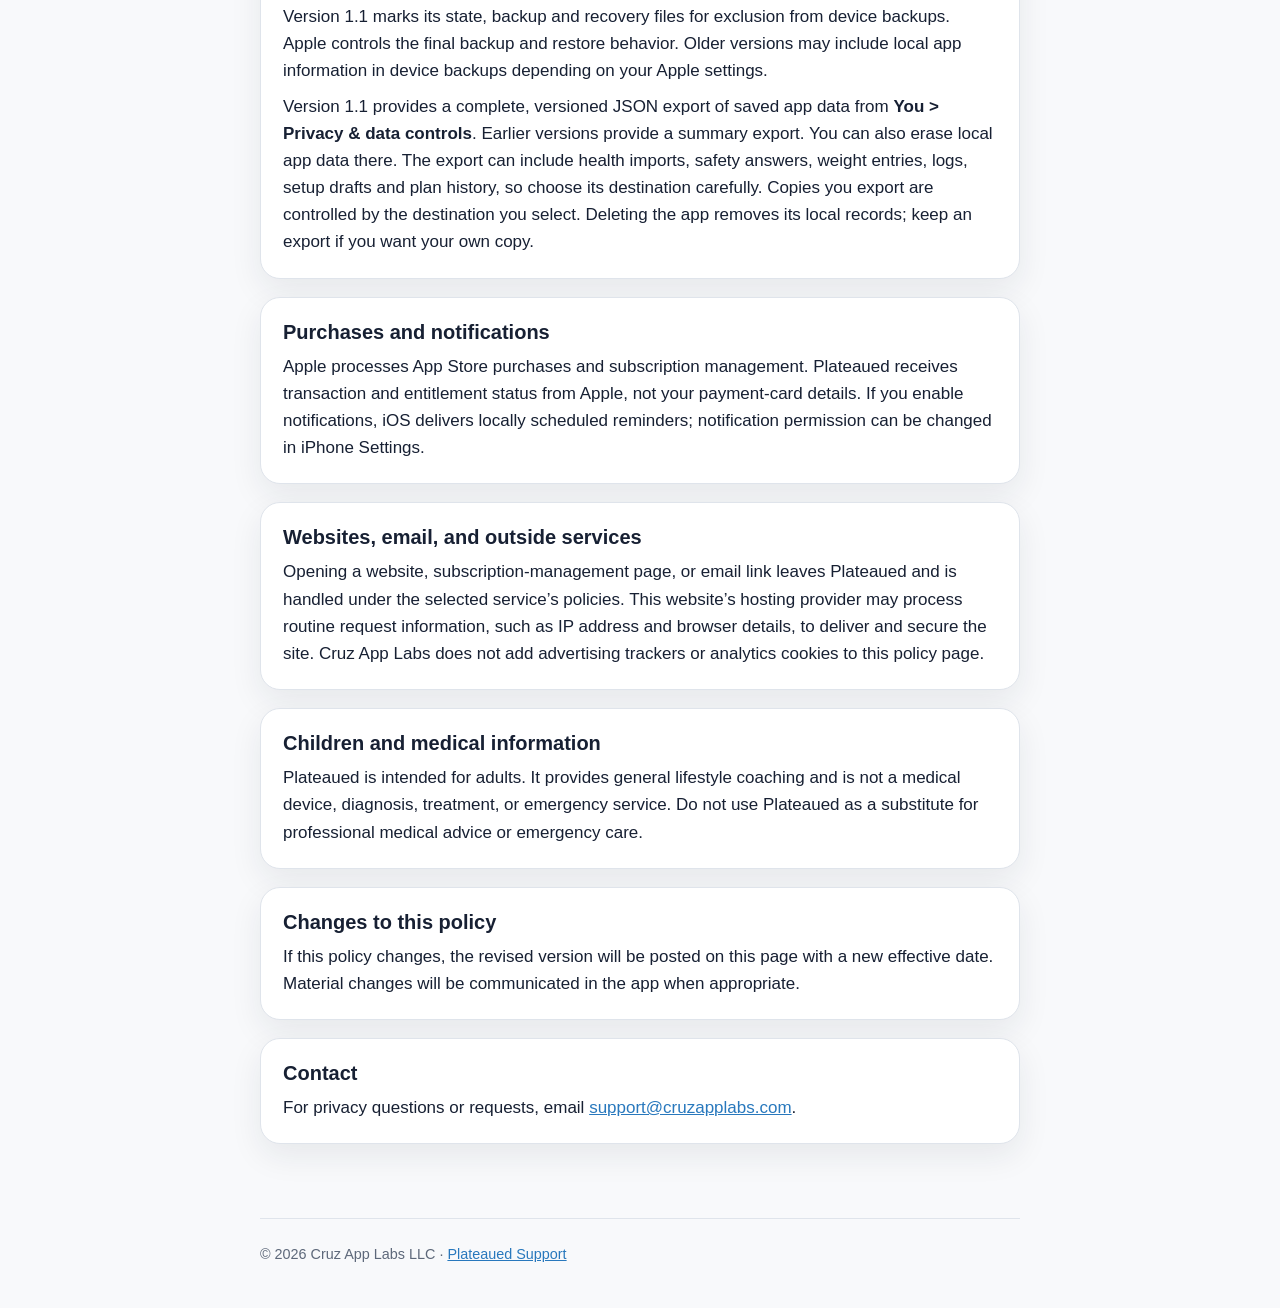
<file: plateaued/privacy/index.html>
<!doctype html>
<html lang="en">
<head>
  <meta charset="utf-8">
  <meta name="viewport" content="width=device-width, initial-scale=1">
  <meta name="color-scheme" content="light dark">
  <meta name="description" content="Privacy Policy for the Plateaued iPhone app by Cruz App Labs LLC.">
  <title>Plateaued Privacy Policy | Cruz App Labs</title>
  <style>
    :root {
      color-scheme: light dark;
      --background: #f8f9fb;
      --surface: #ffffff;
      --text: #172033;
      --muted: #5d687a;
      --line: #dfe4eb;
      --accent: #2878bd;
      --accent-soft: #e9f4fc;
      --shadow: 0 12px 32px rgba(23, 32, 51, 0.08);
    }
    @media (prefers-color-scheme: dark) {
      :root {
        --background: #0d1723;
        --surface: #172535;
        --text: #f4f7fb;
        --muted: #b3bed0;
        --line: #314255;
        --accent: #72baf3;
        --accent-soft: #193955;
        --shadow: none;
      }
    }
    * { box-sizing: border-box; }
    body {
      margin: 0;
      background: var(--background);
      color: var(--text);
      font-family: -apple-system, BlinkMacSystemFont, "Segoe UI", sans-serif;
      font-size: 17px;
      line-height: 1.6;
    }
    a { color: var(--accent); }
    .site-header, main, footer { width: min(760px, calc(100% - 40px)); margin-inline: auto; }
    .site-header { padding: 28px 0 12px; }
    .brand { color: var(--text); font-weight: 750; text-decoration: none; }
    main { padding: 32px 0 56px; }
    .eyebrow { color: var(--accent); font-size: .85rem; font-weight: 750; letter-spacing: .12em; text-transform: uppercase; }
    h1 { margin: 8px 0 4px; font-size: clamp(2.2rem, 9vw, 4rem); line-height: 1.05; letter-spacing: -.035em; }
    .updated { color: var(--muted); margin: 0 0 28px; }
    .notice, section {
      background: var(--surface);
      border: 1px solid var(--line);
      border-radius: 20px;
      box-shadow: var(--shadow);
      margin: 18px 0;
      padding: 22px;
    }
    .notice { background: var(--accent-soft); }
    h2 { font-size: 1.25rem; line-height: 1.25; margin: 0 0 8px; }
    p, ul { margin: 8px 0 0; }
    li + li { margin-top: 7px; }
    footer { border-top: 1px solid var(--line); color: var(--muted); padding: 24px 0 42px; font-size: .9rem; }
  </style>
</head>
<body>
  <header class="site-header">
    <a class="brand" href="/">Cruz App Labs</a>
  </header>
  <main>
    <div class="eyebrow">Plateaued</div>
    <h1>Privacy Policy</h1>
    <p class="updated">Effective November 17, 2026</p>

    <div class="notice">
      <strong>Your information</strong> Plateaued does not require an account, run ads, use third-party analytics, or sell your personal information. Your coaching information is stored locally on your device.
    </div>

    <section>
      <h2>Information you choose to provide</h2>
      <p>Plateaued can store information you enter or create, including your optional first name, profile preferences, wake and bedtime schedule, meal-timing entries, activity records, steps recorded during Plateaued walks, weight entries, check-ins, notification preferences, plan history, and coaching history. Version 1.1 also stores the safety and care answers you choose to provide, including adult eligibility, pregnancy or breastfeeding, eating-disorder history, clinician-directed restrictions, and appetite or intake limitations. These answers guide the availability of adaptive coaching.</p>
    </section>

    <section>
      <h2>Motion information</h2>
      <p>If you grant permission, Plateaued uses Apple’s motion services to show a live step count during a walk you start in the app. Motion permission is optional. This feature uses step-count information from the device’s motion services.</p>
      <p>You can change motion access in iPhone Settings. If access is unavailable, Plateaued explains that the step value is unavailable and the walk timer can still operate.</p>
    </section>

    <section>
      <h2>Optional Apple Health access</h2>
      <p>Version 1.1 offers optional read access to body weight and step counts in Apple Health. You choose the data types to allow. Plateaued uses readable data on your device to show weight history and activity information and support habit coaching. Manual weight entries take priority over Health imports on the same local day. All-day step totals are kept distinct from the walks you record in Plateaued.</p>
      <p>You can connect, sync, or stop automatic imports in You &gt; Activity sources, and manage Health permissions in Apple Health or device Settings. Disconnecting stops future imports. Earlier imports are retained as local copies until you erase Plateaued’s saved data. Manage original Health records in Apple Health and local copies in Plateaued’s data controls. Apple may limit the history available to read.</p>
    </section>

    <section>
      <h2>How information is used</h2>
      <p>Your information is used to operate the app, present your plan and progress, preserve your history, and generate future coaching plans on your device. Plateaued does not use health or activity information for advertising, profiling by data brokers, or cross-app tracking.</p>
    </section>

    <section>
      <h2>Storage, export, and deletion</h2>
      <p>Plateaued’s plan and user-entered information are stored in the app’s local storage on your device. Cruz App Labs does not operate an account or cloud service that receives this information.</p>
      <p>Version 1.1 marks its state, backup and recovery files for exclusion from device backups. Apple controls the final backup and restore behavior. Older versions may include local app information in device backups depending on your Apple settings.</p>
      <p>Version 1.1 provides a complete, versioned JSON export of saved app data from <strong>You &gt; Privacy &amp; data controls</strong>. Earlier versions provide a summary export. You can also erase local app data there. The export can include health imports, safety answers, weight entries, logs, setup drafts and plan history, so choose its destination carefully. Copies you export are controlled by the destination you select. Deleting the app removes its local records; keep an export if you want your own copy.</p>
    </section>

    <section>
      <h2>Purchases and notifications</h2>
      <p>Apple processes App Store purchases and subscription management. Plateaued receives transaction and entitlement status from Apple, not your payment-card details. If you enable notifications, iOS delivers locally scheduled reminders; notification permission can be changed in iPhone Settings.</p>
    </section>

    <section>
      <h2>Websites, email, and outside services</h2>
      <p>Opening a website, subscription-management page, or email link leaves Plateaued and is handled under the selected service’s policies. This website’s hosting provider may process routine request information, such as IP address and browser details, to deliver and secure the site. Cruz App Labs does not add advertising trackers or analytics cookies to this policy page.</p>
    </section>

    <section>
      <h2>Children and medical information</h2>
      <p>Plateaued is intended for adults. It provides general lifestyle coaching and is not a medical device, diagnosis, treatment, or emergency service. Do not use Plateaued as a substitute for professional medical advice or emergency care.</p>
    </section>

    <section>
      <h2>Changes to this policy</h2>
      <p>If this policy changes, the revised version will be posted on this page with a new effective date. Material changes will be communicated in the app when appropriate.</p>
    </section>

    <section>
      <h2>Contact</h2>
      <p>For privacy questions or requests, email <a href="mailto:support@cruzapplabs.com">support@cruzapplabs.com</a>.</p>
    </section>
  </main>
  <footer>
    <div>© 2026 Cruz App Labs LLC · <a href="/plateaued/support/">Plateaued Support</a></div>
  </footer>
</body>
</html>
</file>
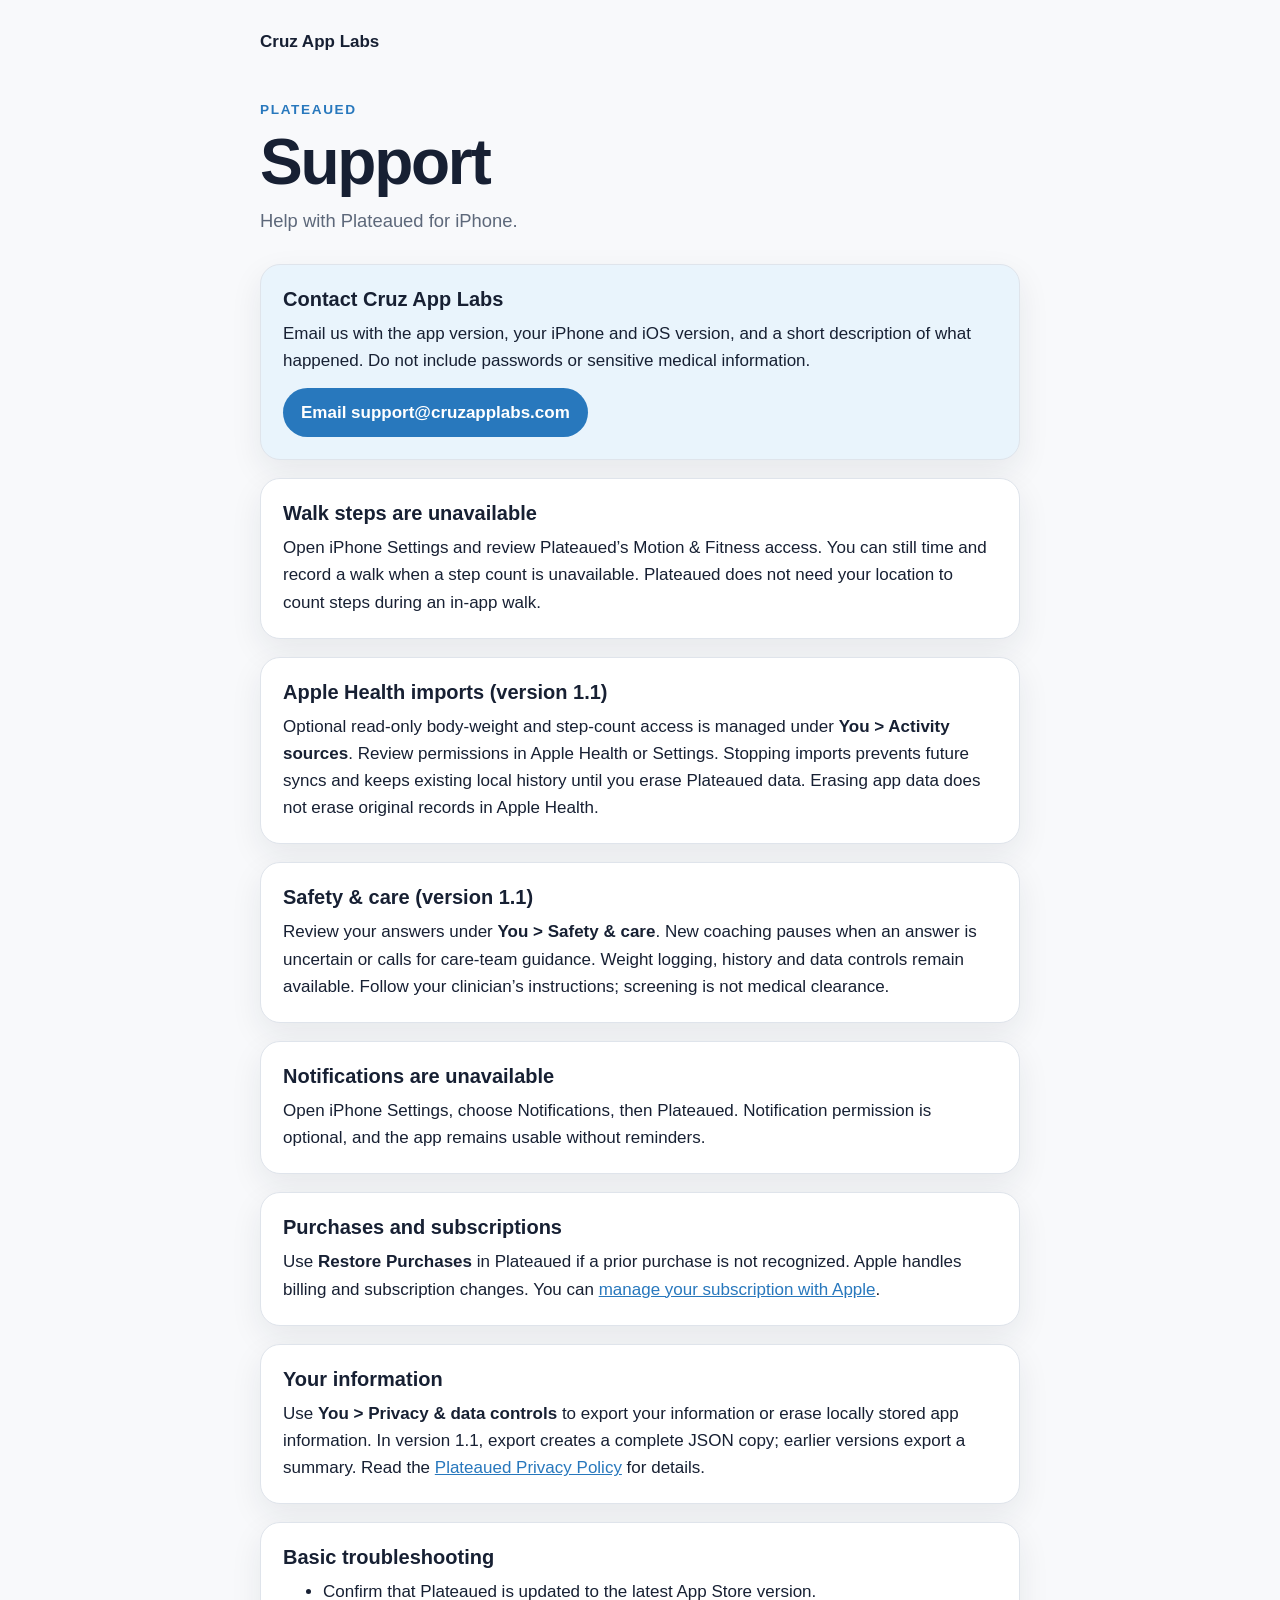
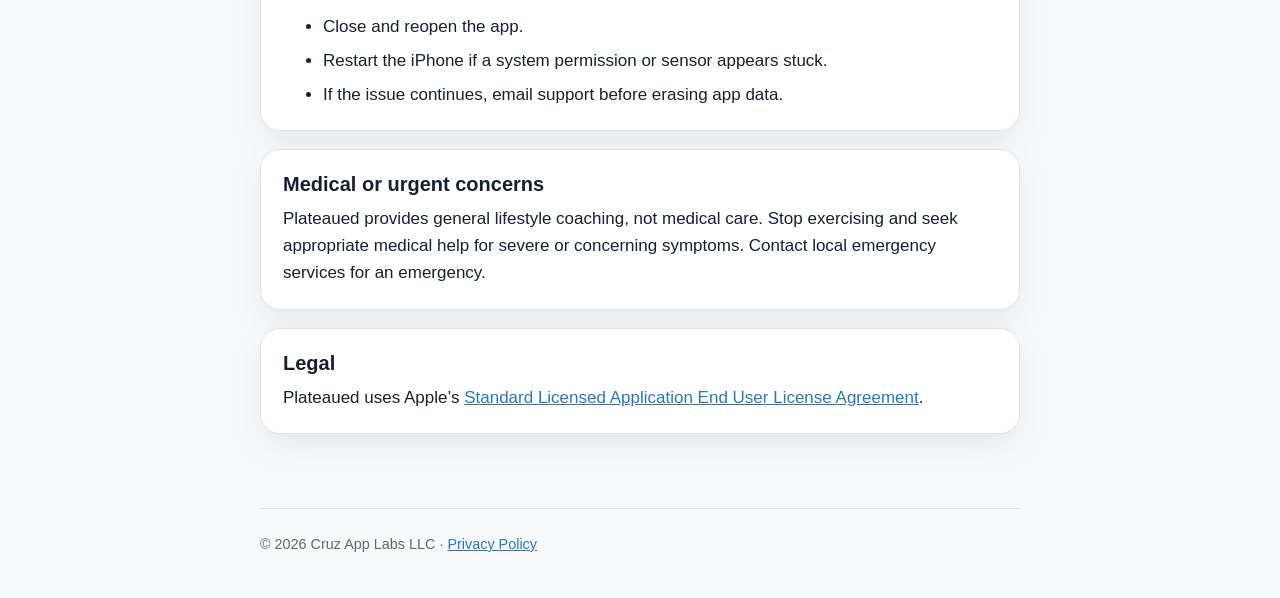
<file: plateaued/support/index.html>
<!doctype html>
<html lang="en">
<head>
  <meta charset="utf-8">
  <meta name="viewport" content="width=device-width, initial-scale=1">
  <meta name="color-scheme" content="light dark">
  <meta name="description" content="Support for the Plateaued iPhone app by Cruz App Labs LLC.">
  <title>Plateaued Support | Cruz App Labs</title>
  <style>
    :root {
      color-scheme: light dark;
      --background: #f8f9fb;
      --surface: #ffffff;
      --text: #172033;
      --muted: #5d687a;
      --line: #dfe4eb;
      --accent: #2878bd;
      --accent-soft: #e9f4fc;
      --shadow: 0 12px 32px rgba(23, 32, 51, 0.08);
    }
    @media (prefers-color-scheme: dark) {
      :root {
        --background: #0d1723;
        --surface: #172535;
        --text: #f4f7fb;
        --muted: #b3bed0;
        --line: #314255;
        --accent: #72baf3;
        --accent-soft: #193955;
        --shadow: none;
      }
    }
    * { box-sizing: border-box; }
    body {
      margin: 0;
      background: var(--background);
      color: var(--text);
      font-family: -apple-system, BlinkMacSystemFont, "Segoe UI", sans-serif;
      font-size: 17px;
      line-height: 1.6;
    }
    a { color: var(--accent); }
    .site-header, main, footer { width: min(760px, calc(100% - 40px)); margin-inline: auto; }
    .site-header { padding: 28px 0 12px; }
    .brand { color: var(--text); font-weight: 750; text-decoration: none; }
    main { padding: 32px 0 56px; }
    .eyebrow { color: var(--accent); font-size: .85rem; font-weight: 750; letter-spacing: .12em; text-transform: uppercase; }
    h1 { margin: 8px 0 4px; font-size: clamp(2.2rem, 9vw, 4rem); line-height: 1.05; letter-spacing: -.035em; }
    .lede { color: var(--muted); font-size: 1.15rem; margin: 10px 0 28px; }
    .contact, section {
      background: var(--surface);
      border: 1px solid var(--line);
      border-radius: 20px;
      box-shadow: var(--shadow);
      margin: 18px 0;
      padding: 22px;
    }
    .contact { background: var(--accent-soft); }
    .button {
      display: inline-block;
      background: var(--accent);
      border-radius: 999px;
      color: #fff;
      font-weight: 700;
      margin-top: 14px;
      padding: 11px 18px;
      text-decoration: none;
    }
    h2 { font-size: 1.25rem; line-height: 1.25; margin: 0 0 8px; }
    p, ul { margin: 8px 0 0; }
    li + li { margin-top: 7px; }
    footer { border-top: 1px solid var(--line); color: var(--muted); padding: 24px 0 42px; font-size: .9rem; }
  </style>
</head>
<body>
  <header class="site-header">
    <a class="brand" href="/">Cruz App Labs</a>
  </header>
  <main>
    <div class="eyebrow">Plateaued</div>
    <h1>Support</h1>
    <p class="lede">Help with Plateaued for iPhone.</p>

    <div class="contact">
      <h2>Contact Cruz App Labs</h2>
      <p>Email us with the app version, your iPhone and iOS version, and a short description of what happened. Do not include passwords or sensitive medical information.</p>
      <a class="button" href="mailto:support@cruzapplabs.com?subject=Plateaued%20Support">Email support@cruzapplabs.com</a>
    </div>

    <section>
      <h2>Walk steps are unavailable</h2>
      <p>Open iPhone Settings and review Plateaued’s Motion &amp; Fitness access. You can still time and record a walk when a step count is unavailable. Plateaued does not need your location to count steps during an in-app walk.</p>
    </section>

    <section>
      <h2>Apple Health imports (version 1.1)</h2>
      <p>Optional read-only body-weight and step-count access is managed under <strong>You &gt; Activity sources</strong>. Review permissions in Apple Health or Settings. Stopping imports prevents future syncs and keeps existing local history until you erase Plateaued data. Erasing app data does not erase original records in Apple Health.</p>
    </section>

    <section>
      <h2>Safety &amp; care (version 1.1)</h2>
      <p>Review your answers under <strong>You &gt; Safety &amp; care</strong>. New coaching pauses when an answer is uncertain or calls for care-team guidance. Weight logging, history and data controls remain available. Follow your clinician’s instructions; screening is not medical clearance.</p>
    </section>

    <section>
      <h2>Notifications are unavailable</h2>
      <p>Open iPhone Settings, choose Notifications, then Plateaued. Notification permission is optional, and the app remains usable without reminders.</p>
    </section>

    <section>
      <h2>Purchases and subscriptions</h2>
      <p>Use <strong>Restore Purchases</strong> in Plateaued if a prior purchase is not recognized. Apple handles billing and subscription changes. You can <a href="https://apps.apple.com/account/subscriptions">manage your subscription with Apple</a>.</p>
    </section>

    <section>
      <h2>Your information</h2>
      <p>Use <strong>You &gt; Privacy &amp; data controls</strong> to export your information or erase locally stored app information. In version 1.1, export creates a complete JSON copy; earlier versions export a summary. Read the <a href="/plateaued/privacy/">Plateaued Privacy Policy</a> for details.</p>
    </section>

    <section>
      <h2>Basic troubleshooting</h2>
      <ul>
        <li>Confirm that Plateaued is updated to the latest App Store version.</li>
        <li>Close and reopen the app.</li>
        <li>Restart the iPhone if a system permission or sensor appears stuck.</li>
        <li>If the issue continues, email support before erasing app data.</li>
      </ul>
    </section>

    <section>
      <h2>Medical or urgent concerns</h2>
      <p>Plateaued provides general lifestyle coaching, not medical care. Stop exercising and seek appropriate medical help for severe or concerning symptoms. Contact local emergency services for an emergency.</p>
    </section>

    <section>
      <h2>Legal</h2>
      <p>Plateaued uses Apple’s <a href="https://www.apple.com/legal/internet-services/itunes/dev/stdeula/">Standard Licensed Application End User License Agreement</a>.</p>
    </section>
  </main>
  <footer>
    <div>© 2026 Cruz App Labs LLC · <a href="/plateaued/privacy/">Privacy Policy</a></div>
  </footer>
</body>
</html>
</file>
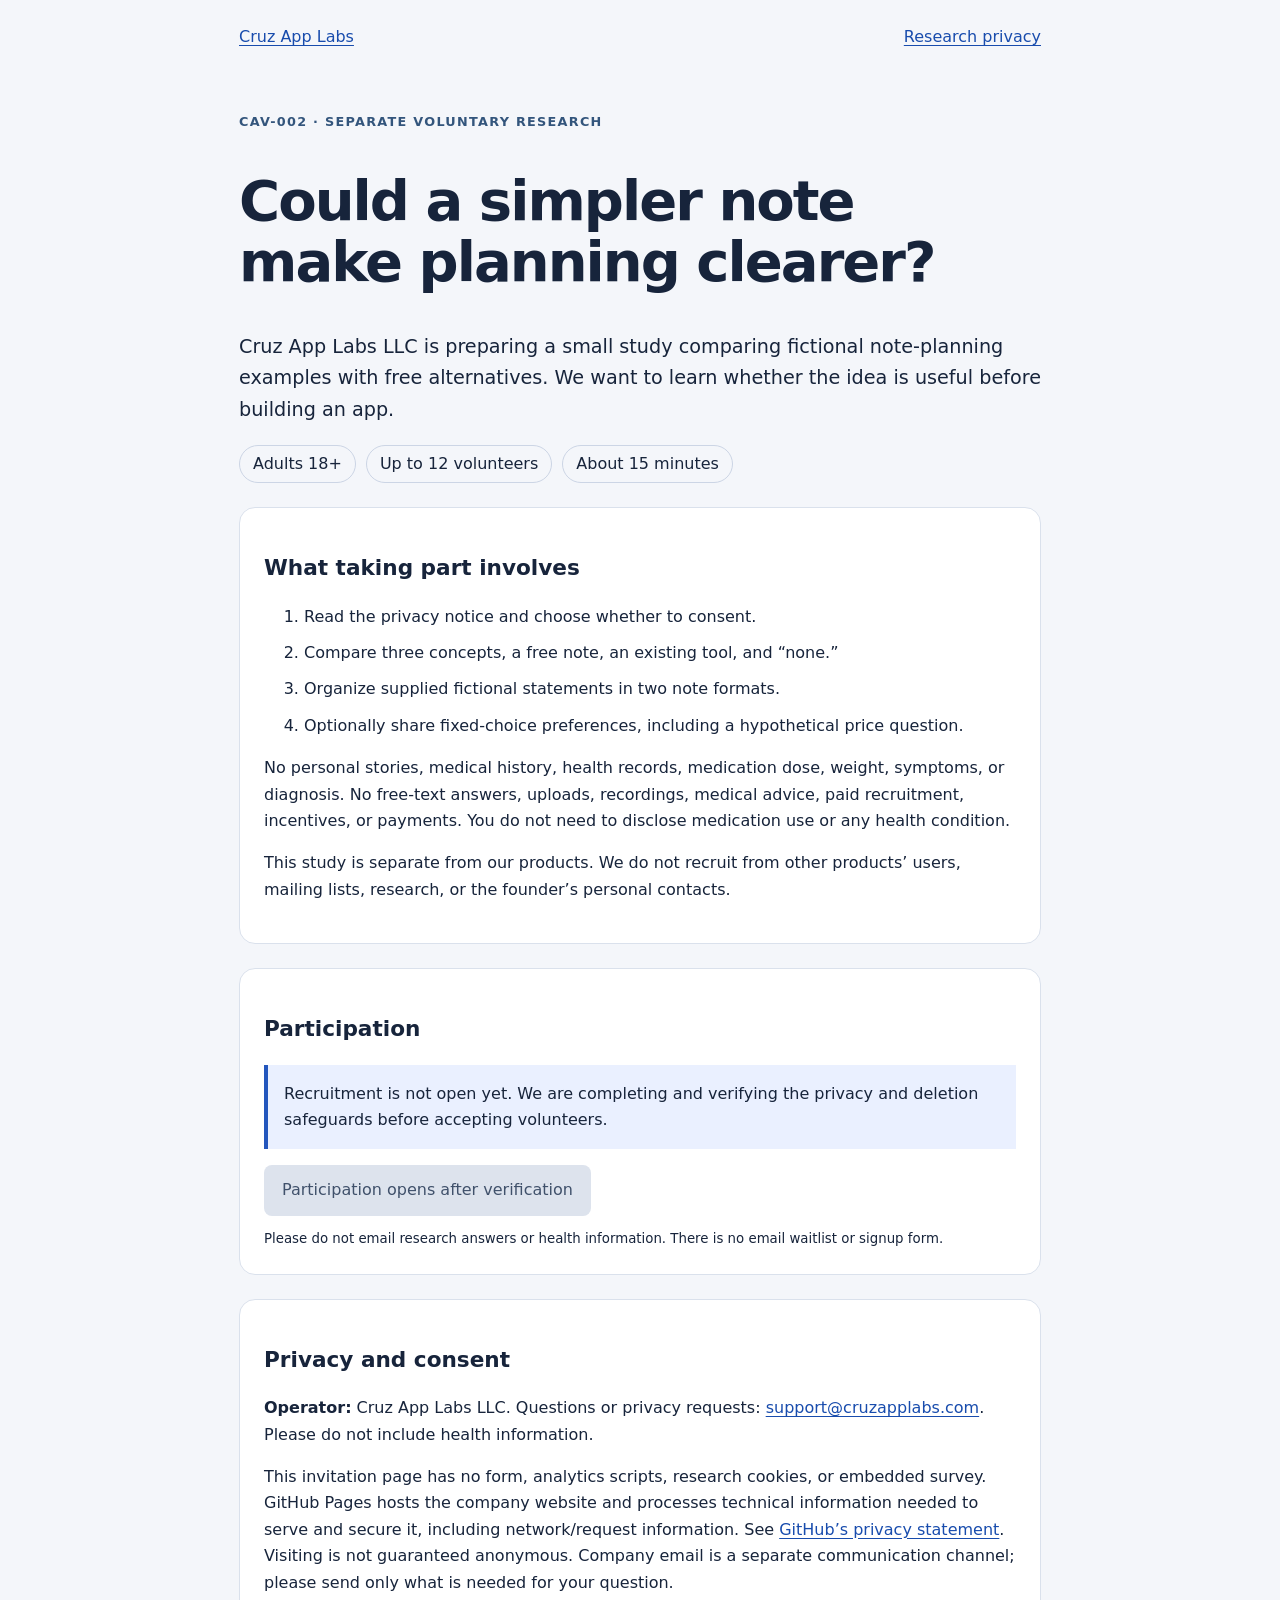
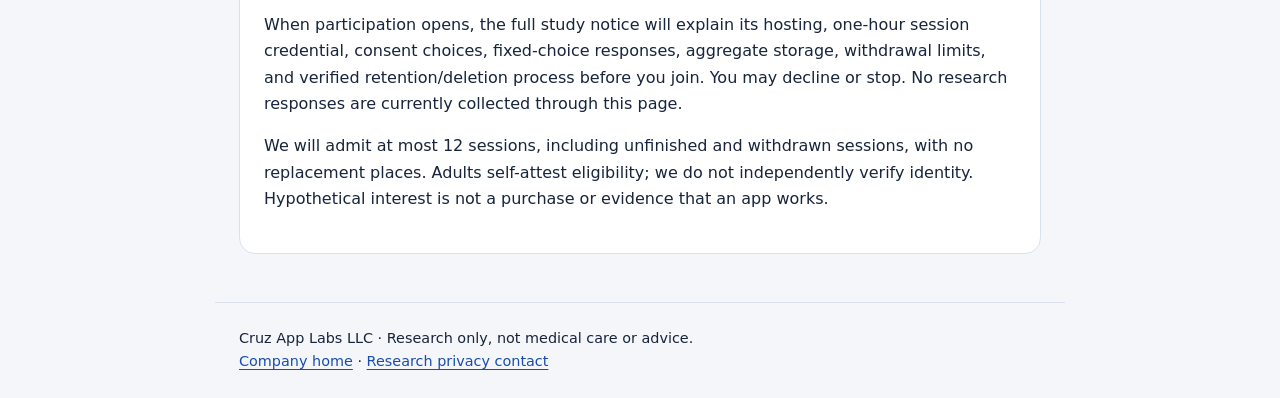
<file: research/cav-002/index.html>
<!doctype html>
<html lang="en"><head><meta charset="utf-8"><meta name="viewport" content="width=device-width, initial-scale=1"><meta name="referrer" content="no-referrer"><meta name="robots" content="noindex,nofollow"><title>Fictional notes research | Cruz App Labs LLC</title><meta name="description" content="An optional, small research study using fictional examples only. No medical information or payment."><link rel="canonical" href="https://cruzapplabs.com/research/cav-002/"><style>
:root{font-family:system-ui,-apple-system,sans-serif;color:#17243b;background:#f4f6fa;line-height:1.65}*{box-sizing:border-box}body{margin:0}header,main,footer{max-width:850px;margin:auto;padding:24px}header{display:flex;justify-content:space-between;gap:20px}a{color:#184cad;text-underline-offset:3px}a:focus-visible,button:focus-visible{outline:3px solid #215ad4;outline-offset:4px}.eyebrow{font-weight:700;letter-spacing:.1em;font-size:.8rem;color:#33557c}h1{font-size:clamp(2.1rem,6vw,3.5rem);line-height:1.1;letter-spacing:-.035em}h2{font-size:1.35rem}section{background:white;border:1px solid #dae1ec;border-radius:16px;padding:24px;margin:24px 0}.intro{font-size:1.2rem}.status{border-left:4px solid #2356bd;padding:16px;background:#eaf0ff}.tags{display:flex;flex-wrap:wrap;gap:10px}.tags span{border:1px solid #ccd5e5;border-radius:20px;padding:5px 13px}footer{font-size:.9rem;border-top:1px solid #dae1ec}li{margin:10px 0}.button{display:inline-block;padding:12px 18px;background:#184cad;color:white;border-radius:8px;font-weight:650;text-decoration:none}button:disabled{padding:12px 18px;border:0;border-radius:8px;background:#dde3ed;color:#40516b;font:inherit}small{display:block;margin-top:12px}
</style></head><body><header><a href="/">Cruz App Labs</a><a href="#privacy">Research privacy</a></header><main><p class="eyebrow">CAV-002 · SEPARATE VOLUNTARY RESEARCH</p><h1>Could a simpler note<br>make planning clearer?</h1><p class="intro">Cruz App Labs LLC is preparing a small study comparing fictional note-planning examples with free alternatives. We want to learn whether the idea is useful before building an app.</p><div class="tags"><span>Adults 18+</span><span>Up to 12 volunteers</span><span>About 15 minutes</span></div><section><h2>What taking part involves</h2><ol><li>Read the privacy notice and choose whether to consent.</li><li>Compare three concepts, a free note, an existing tool, and “none.”</li><li>Organize supplied fictional statements in two note formats.</li><li>Optionally share fixed-choice preferences, including a hypothetical price question.</li></ol><p>No personal stories, medical history, health records, medication dose, weight, symptoms, or diagnosis. No free-text answers, uploads, recordings, medical advice, paid recruitment, incentives, or payments. You do not need to disclose medication use or any health condition.</p><p>This study is separate from our products. We do not recruit from other products’ users, mailing lists, research, or the founder’s personal contacts.</p></section><section aria-labelledby="join"><h2 id="join">Participation</h2><p class="status" role="status">Recruitment is not open yet. We are completing and verifying the privacy and deletion safeguards before accepting volunteers.</p><button disabled>Participation opens after verification</button><small>Please do not email research answers or health information. There is no email waitlist or signup form.</small></section><section id="privacy"><h2>Privacy and consent</h2><p><strong>Operator:</strong> Cruz App Labs LLC. Questions or privacy requests: <a href="mailto:support@cruzapplabs.com">support@cruzapplabs.com</a>. Please do not include health information.</p><p>This invitation page has no form, analytics scripts, research cookies, or embedded survey. GitHub Pages hosts the company website and processes technical information needed to serve and secure it, including network/request information. See <a href="https://docs.github.com/en/site-policy/privacy-policies/github-general-privacy-statement" rel="noreferrer">GitHub’s privacy statement</a>. Visiting is not guaranteed anonymous. Company email is a separate communication channel; please send only what is needed for your question.</p><p>When participation opens, the full study notice will explain its hosting, one-hour session credential, consent choices, fixed-choice responses, aggregate storage, withdrawal limits, and verified retention/deletion process before you join. You may decline or stop. No research responses are currently collected through this page.</p><p>We will admit at most 12 sessions, including unfinished and withdrawn sessions, with no replacement places. Adults self-attest eligibility; we do not independently verify identity. Hypothetical interest is not a purchase or evidence that an app works.</p></section></main><footer>Cruz App Labs LLC · Research only, not medical care or advice.<br><a href="/">Company home</a> · <a href="mailto:support@cruzapplabs.com">Research privacy contact</a></footer></body></html>
</file>
<file: styles.css>
:root {
  --navy: #10275A;
  --blue: #2E5BDB;
  --blue-dark: #244AB3;
  --sky: #EAF1FF;
  --green: #2F9D58;
  --gold: #F4B52B;
  --ink: #14213D;
  --muted: #5E6A84;
  --warm: #FAF7F1;
  --card: #FFFFFF;
  --line: #E4E8F0;
  --shadow: 0 18px 50px rgba(16, 39, 90, 0.09);
  --radius: 24px;
}

* { box-sizing: border-box; }

html {
  scroll-behavior: smooth;
  background: var(--warm);
}

body {
  margin: 0;
  color: var(--ink);
  background:
    radial-gradient(circle at 10% 0%, rgba(234, 241, 255, 0.9), transparent 34rem),
    var(--warm);
  font-family: -apple-system, BlinkMacSystemFont, "Segoe UI", sans-serif;
  line-height: 1.6;
  -webkit-font-smoothing: antialiased;
}

a { color: var(--blue); }
a:hover { color: var(--blue-dark); }

.site-header {
  width: min(1120px, calc(100% - 40px));
  margin: 0 auto;
  padding: 26px 0;
  display: flex;
  align-items: center;
  justify-content: space-between;
  gap: 24px;
}

.brand {
  display: inline-flex;
  align-items: center;
  gap: 12px;
  color: var(--navy);
  text-decoration: none;
  font-weight: 760;
  letter-spacing: -0.02em;
}

.brand-mark {
  width: 42px;
  height: 42px;
  border-radius: 13px;
  display: grid;
  place-items: center;
  color: white;
  background: linear-gradient(145deg, var(--navy), var(--blue));
  box-shadow: 0 8px 24px rgba(46, 91, 219, 0.22);
}

.site-nav {
  display: flex;
  gap: 22px;
  align-items: center;
  font-size: 0.95rem;
}

.site-nav a {
  color: var(--muted);
  text-decoration: none;
  font-weight: 650;
}

.site-nav a:hover { color: var(--navy); }

main {
  width: min(1120px, calc(100% - 40px));
  margin: 0 auto;
}

.hero {
  padding: 90px 0 80px;
  max-width: 820px;
}

.eyebrow {
  display: inline-flex;
  align-items: center;
  gap: 8px;
  margin-bottom: 18px;
  color: var(--blue);
  font-weight: 750;
  font-size: 0.9rem;
  letter-spacing: 0.04em;
  text-transform: uppercase;
}

.eyebrow-dot {
  width: 9px;
  height: 9px;
  border-radius: 50%;
  background: var(--green);
  box-shadow: 0 0 0 5px rgba(47, 157, 88, 0.12);
}

h1, h2, h3 {
  color: var(--navy);
  line-height: 1.12;
  letter-spacing: -0.035em;
}

h1 {
  margin: 0 0 22px;
  font-size: clamp(3rem, 7vw, 5.8rem);
}

.hero p {
  margin: 0;
  max-width: 700px;
  color: var(--muted);
  font-size: clamp(1.15rem, 2.3vw, 1.5rem);
}

.section {
  padding: 22px 0 90px;
}

.section-heading {
  margin: 0 0 24px;
  font-size: clamp(2rem, 4vw, 3rem);
}

.app-card {
  border: 1px solid rgba(16, 39, 90, 0.08);
  border-radius: 30px;
  padding: clamp(28px, 6vw, 56px);
  background: rgba(255, 255, 255, 0.92);
  box-shadow: var(--shadow);
  display: grid;
  grid-template-columns: auto 1fr;
  gap: 30px;
  align-items: center;
}

.app-icon {
  width: 118px;
  height: 118px;
  border-radius: 28px;
  display: grid;
  place-items: center;
  background: linear-gradient(145deg, #EDF3FF, #DDE9FF);
  color: var(--navy);
  box-shadow: inset 0 0 0 1px rgba(16, 39, 90, 0.07);
}

.app-card h3 {
  margin: 0 0 8px;
  font-size: 2rem;
}

.app-card p {
  margin: 0 0 18px;
  color: var(--muted);
  font-size: 1.08rem;
}

.button {
  display: inline-flex;
  align-items: center;
  justify-content: center;
  min-height: 48px;
  padding: 0 20px;
  border-radius: 14px;
  color: white;
  background: var(--blue);
  text-decoration: none;
  font-weight: 730;
  box-shadow: 0 8px 20px rgba(46, 91, 219, 0.2);
}

.button:hover {
  color: white;
  background: var(--blue-dark);
}

.legal-main {
  max-width: 880px;
  padding: 62px 0 90px;
}

.legal-header {
  padding-bottom: 28px;
  border-bottom: 1px solid var(--line);
  margin-bottom: 38px;
}

.legal-header h1 {
  font-size: clamp(2.6rem, 6vw, 4.5rem);
  margin-bottom: 14px;
}

.legal-header p {
  color: var(--muted);
  margin: 0;
}

.notice {
  margin: 26px 0 34px;
  padding: 22px 24px;
  border-radius: 18px;
  background: var(--sky);
  border: 1px solid #D5E1FF;
}

.notice strong { color: var(--navy); }

.policy-section {
  margin: 0 0 38px;
}

.policy-section h2 {
  margin: 0 0 14px;
  font-size: 1.65rem;
}

.policy-section h3 {
  margin: 24px 0 8px;
  font-size: 1.15rem;
}

.policy-section p, .policy-section li {
  color: #37425A;
}

.policy-section ul {
  padding-left: 22px;
}

.policy-section li {
  margin: 9px 0;
}

.table-wrap {
  overflow-x: auto;
  border: 1px solid var(--line);
  border-radius: 18px;
  background: var(--card);
}

table {
  width: 100%;
  border-collapse: collapse;
  min-width: 650px;
}

th, td {
  text-align: left;
  vertical-align: top;
  padding: 16px 18px;
  border-bottom: 1px solid var(--line);
}

th {
  color: var(--navy);
  background: #F7F9FD;
}

tr:last-child td { border-bottom: 0; }

.site-footer {
  width: min(1120px, calc(100% - 40px));
  margin: 0 auto;
  padding: 34px 0 46px;
  border-top: 1px solid var(--line);
  display: flex;
  justify-content: space-between;
  gap: 20px;
  color: var(--muted);
  font-size: 0.93rem;
}

.site-footer a {
  color: var(--muted);
  text-decoration: none;
}

.site-footer a:hover { color: var(--navy); }

@media (max-width: 700px) {
  .site-header {
    align-items: flex-start;
    flex-direction: column;
  }

  .site-nav { gap: 16px; }

  .hero { padding: 58px 0 60px; }

  .app-card {
    grid-template-columns: 1fr;
  }

  .app-icon {
    width: 96px;
    height: 96px;
  }

  .site-footer {
    flex-direction: column;
  }
}
</file>
